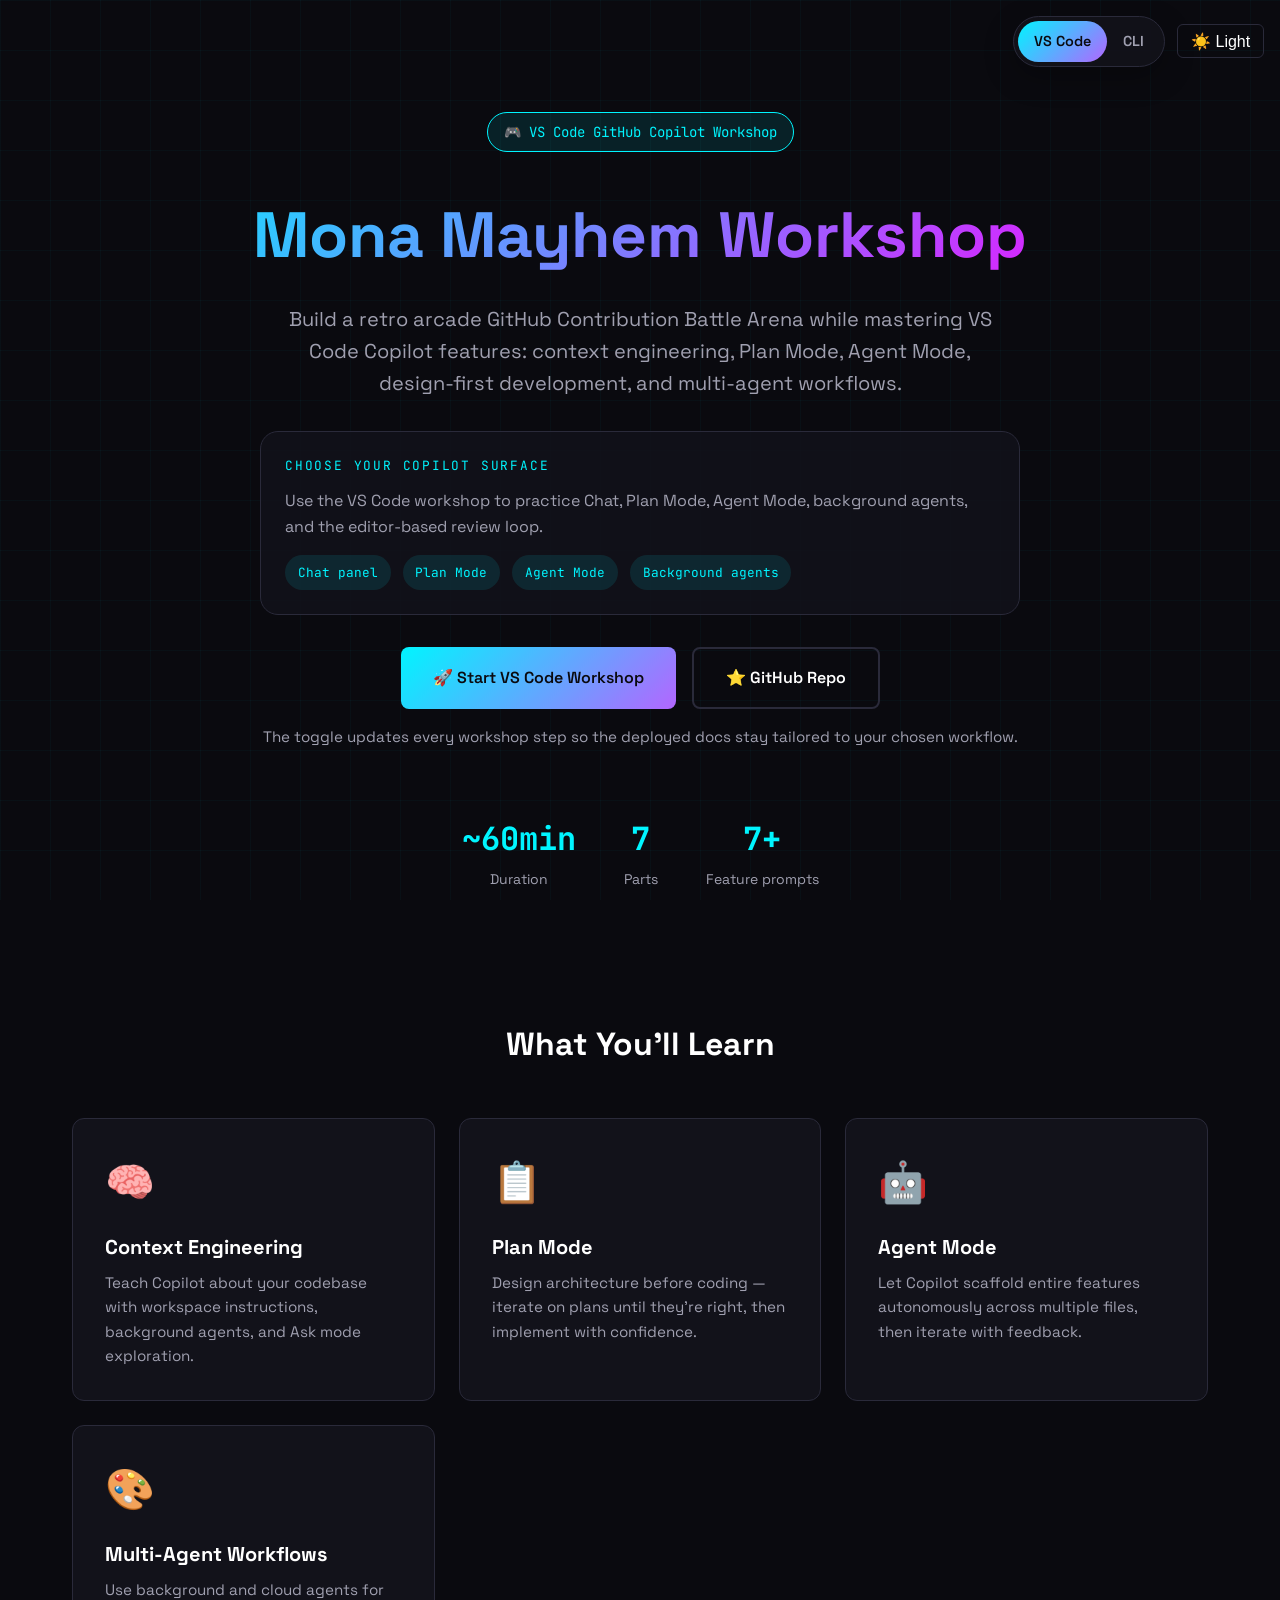
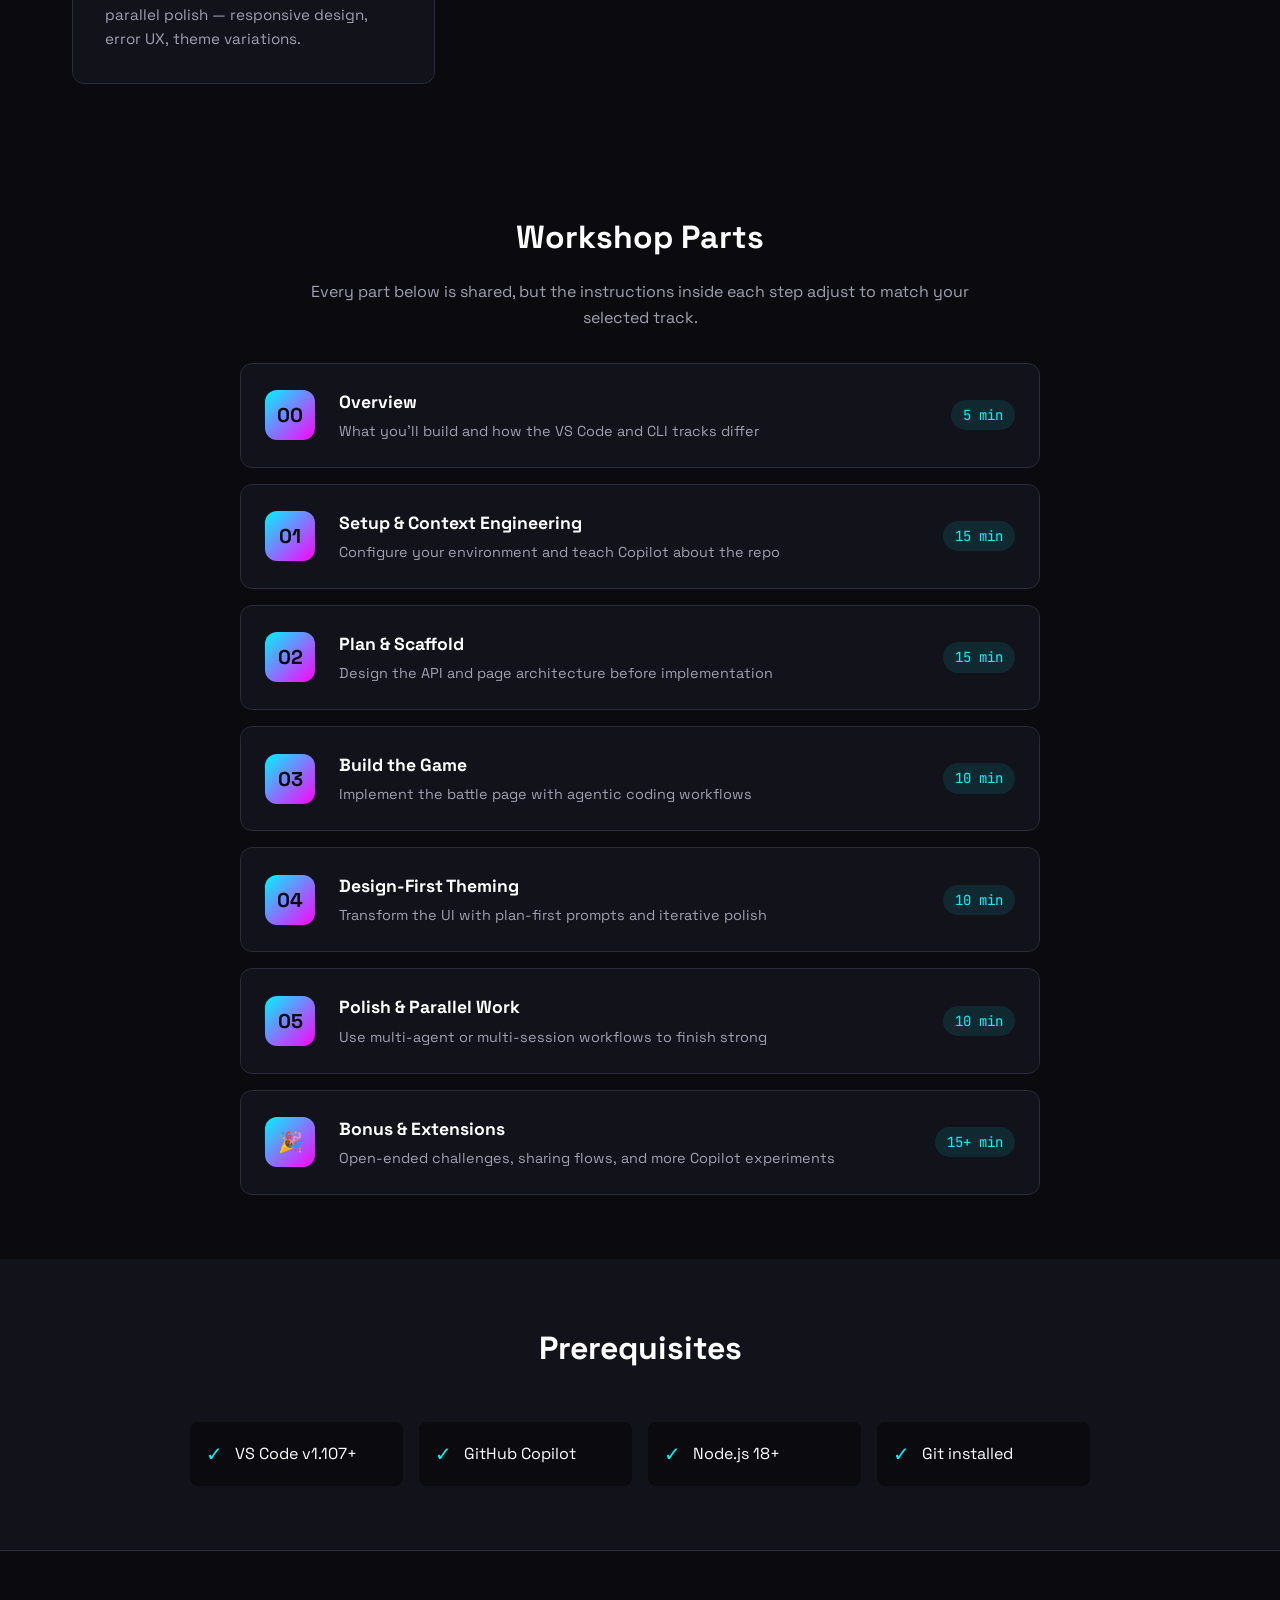
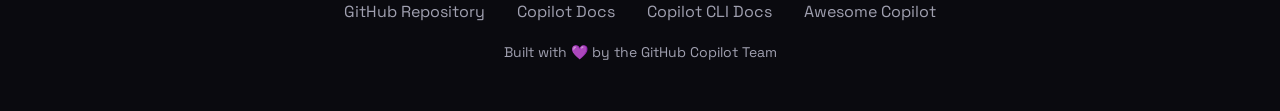
<file: docs/index.html>
<!DOCTYPE html>
<html lang="en">
<head>
    <!-- Google tag (gtag.js) -->
    <script async src="https://www.googletagmanager.com/gtag/js?id=G-LSC44NDPLQ"></script>
    <script>
      window.dataLayer = window.dataLayer || [];
      function gtag(){dataLayer.push(arguments);}
      gtag('js', new Date());
      gtag('config', 'G-LSC44NDPLQ');
    </script>
    <meta charset="UTF-8">
    <meta name="viewport" content="width=device-width, initial-scale=1.0">
    <title>Mona Mayhem Workshop</title>
    <link rel="preconnect" href="https://fonts.googleapis.com">
    <link href="https://fonts.googleapis.com/css2?family=Space+Grotesk:wght@400;500;600;700&family=JetBrains+Mono:wght@400;600&display=swap" rel="stylesheet">
    <link rel="stylesheet" href="styles.css">
    <link rel="stylesheet" href="light-theme.css">
    <script src="theme-toggle.js"></script>
</head>
<body>
    <div class="top-controls">
        <div class="track-toggle" role="tablist" aria-label="Workshop track toggle">
            <button class="track-btn active" data-track="vscode" type="button">VS Code</button>
            <button class="track-btn" data-track="cli" type="button">CLI</button>
        </div>
        <button class="theme-toggle" onclick="toggleTheme()">☀️ Light</button>
    </div>

    <section class="hero">
        <div class="container">
            <div class="hero-badge" id="heroBadge">🎮 VS Code GitHub Copilot Workshop</div>
            <h1>Mona Mayhem Workshop</h1>
            <p class="hero-subtitle" id="heroSubtitle">Build a retro arcade GitHub Contribution Battle Arena while mastering VS Code Copilot features: context engineering, Plan Mode, Agent Mode, design-first development, and multi-agent workflows.</p>
            <div class="track-panel">
                <p class="track-panel-title">Choose your Copilot surface</p>
                <p class="track-panel-copy" id="trackCopy">Use the VS Code workshop to practice Chat, Plan Mode, Agent Mode, background agents, and the editor-based review loop.</p>
                <div class="track-highlights" id="trackHighlights"></div>
            </div>
            <div class="hero-cta">
                <a href="step.html?step=00-overview&amp;track=vscode" class="btn btn-primary" id="startWorkshopBtn">🚀 Start VS Code Workshop</a>
                <a href="https://github.com/copilot-dev-days/mona-mayhem" class="btn btn-secondary" target="_blank">⭐ GitHub Repo</a>
            </div>
            <p class="hero-note">The toggle updates every workshop step so the deployed docs stay tailored to your chosen workflow.</p>
            <div class="stats">
                <div class="stat">
                    <div class="stat-value">~60min</div>
                    <div class="stat-label">Duration</div>
                </div>
                <div class="stat">
                    <div class="stat-value">7</div>
                    <div class="stat-label">Parts</div>
                </div>
                <div class="stat">
                    <div class="stat-value">7+</div>
                    <div class="stat-label">Feature prompts</div>
                </div>
            </div>
        </div>
    </section>

    <section class="features">
        <div class="container">
            <h2 class="section-title">What You'll Learn</h2>
            <div class="features-grid">
                <div class="feature-card">
                    <div class="feature-icon" id="feature1Icon">🧠</div>
                    <h3 id="feature1Title">Context Engineering</h3>
                    <p id="feature1Copy">Teach Copilot about your codebase with workspace instructions, background agents, and Ask mode exploration.</p>
                </div>
                <div class="feature-card">
                    <div class="feature-icon" id="feature2Icon">📋</div>
                    <h3 id="feature2Title">Plan Mode</h3>
                    <p id="feature2Copy">Design architecture before coding — iterate on plans until they're right, then implement with confidence.</p>
                </div>
                <div class="feature-card">
                    <div class="feature-icon" id="feature3Icon">🤖</div>
                    <h3 id="feature3Title">Agent Mode</h3>
                    <p id="feature3Copy">Let Copilot scaffold entire features autonomously across multiple files, then iterate with feedback.</p>
                </div>
                <div class="feature-card">
                    <div class="feature-icon" id="feature4Icon">🎨</div>
                    <h3 id="feature4Title">Multi-Agent Workflows</h3>
                    <p id="feature4Copy">Use background and cloud agents for parallel polish — responsive design, error UX, theme variations.</p>
                </div>
            </div>
        </div>
    </section>

    <section class="workshop">
        <div class="container">
            <h2 class="section-title">Workshop Parts</h2>
            <p class="section-copy">Every part below is shared, but the instructions inside each step adjust to match your selected track.</p>
            <div class="parts-list">
                <a href="step.html?step=00-overview&amp;track=vscode" class="part-card" data-step="00-overview">
                    <div class="part-number">00</div>
                    <div class="part-content">
                        <h3>Overview</h3>
                        <p>What you'll build and how the VS Code and CLI tracks differ</p>
                    </div>
                    <span class="part-time">5 min</span>
                </a>
                <a href="step.html?step=01-setup&amp;track=vscode" class="part-card" data-step="01-setup">
                    <div class="part-number">01</div>
                    <div class="part-content">
                        <h3>Setup &amp; Context Engineering</h3>
                        <p>Configure your environment and teach Copilot about the repo</p>
                    </div>
                    <span class="part-time">15 min</span>
                </a>
                <a href="step.html?step=02-plan-and-scaffold&amp;track=vscode" class="part-card" data-step="02-plan-and-scaffold">
                    <div class="part-number">02</div>
                    <div class="part-content">
                        <h3>Plan &amp; Scaffold</h3>
                        <p>Design the API and page architecture before implementation</p>
                    </div>
                    <span class="part-time">15 min</span>
                </a>
                <a href="step.html?step=03-agent-mode&amp;track=vscode" class="part-card" data-step="03-agent-mode">
                    <div class="part-number">03</div>
                    <div class="part-content">
                        <h3>Build the Game</h3>
                        <p>Implement the battle page with agentic coding workflows</p>
                    </div>
                    <span class="part-time">10 min</span>
                </a>
                <a href="step.html?step=04-design-vibes&amp;track=vscode" class="part-card" data-step="04-design-vibes">
                    <div class="part-number">04</div>
                    <div class="part-content">
                        <h3>Design-First Theming</h3>
                        <p>Transform the UI with plan-first prompts and iterative polish</p>
                    </div>
                    <span class="part-time">10 min</span>
                </a>
                <a href="step.html?step=05-polish&amp;track=vscode" class="part-card" data-step="05-polish">
                    <div class="part-number">05</div>
                    <div class="part-content">
                        <h3>Polish &amp; Parallel Work</h3>
                        <p>Use multi-agent or multi-session workflows to finish strong</p>
                    </div>
                    <span class="part-time">10 min</span>
                </a>
                <a href="step.html?step=06-bonus&amp;track=vscode" class="part-card" data-step="06-bonus">
                    <div class="part-number">🎉</div>
                    <div class="part-content">
                        <h3>Bonus &amp; Extensions</h3>
                        <p>Open-ended challenges, sharing flows, and more Copilot experiments</p>
                    </div>
                    <span class="part-time">15+ min</span>
                </a>
            </div>
        </div>
    </section>

    <section class="prereqs">
        <div class="container">
            <h2 class="section-title">Prerequisites</h2>
            <div class="prereqs-grid" id="prereqsGrid"></div>
        </div>
    </section>

    <footer>
        <div class="container">
            <div class="footer-links">
                <a href="https://github.com/copilot-dev-days/mona-mayhem" target="_blank">GitHub Repository</a>
                <a href="https://docs.github.com/en/copilot" target="_blank">Copilot Docs</a>
                <a href="https://docs.github.com/en/copilot/how-tos/copilot-cli" target="_blank">Copilot CLI Docs</a>
                <a href="https://github.com/github/awesome-copilot" target="_blank">Awesome Copilot</a>
            </div>
            <p class="footer-credit">Built with 💜 by the GitHub Copilot Team</p>
        </div>
    </footer>

    <script>
        const TRACK_STORAGE_KEY = 'monaMayhemWorkshopTrack';
        const tracks = {
            vscode: {
                label: 'VS Code',
                badge: '🎮 VS Code GitHub Copilot Workshop',
                subtitle: 'Build a retro arcade GitHub Contribution Battle Arena while mastering VS Code Copilot features: context engineering, Plan Mode, Agent Mode, design-first development, and multi-agent workflows.',
                copy: 'Use the VS Code workshop to practice Chat, Plan Mode, Agent Mode, background agents, and the editor-based review loop.',
                highlights: ['Chat panel', 'Plan Mode', 'Agent Mode', 'Background agents'],
                prerequisites: ['VS Code v1.107+', 'GitHub Copilot', 'Node.js 18+', 'Git installed'],
                features: [
                    { icon: '🧠', title: 'Context Engineering', copy: 'Teach Copilot about your codebase with workspace instructions, background agents, and Ask mode exploration.' },
                    { icon: '📋', title: 'Plan Mode', copy: 'Design architecture before coding — iterate on plans until they\'re right, then implement with confidence.' },
                    { icon: '🤖', title: 'Agent Mode', copy: 'Let Copilot scaffold entire features autonomously across multiple files, then iterate with feedback.' },
                    { icon: '🎨', title: 'Multi-Agent Workflows', copy: 'Use background and cloud agents for parallel polish — responsive design, error UX, theme variations.' }
                ]
            },
            cli: {
                label: 'CLI',
                badge: '💻 GitHub Copilot CLI Workshop',
                subtitle: 'Build the same retro arcade app while learning terminal-native Copilot workflows: custom instructions, /plan, autonomous edits, /fleet parallelism, /delegate, and /review.',
                copy: 'Use the CLI workshop to stay in the terminal while you plan, code, review, and parallelize work with agentic commands.',
                highlights: ['copilot', '/plan', '/fleet', '/delegate', '/review'],
                prerequisites: ['GitHub Copilot plan with CLI access', 'Copilot CLI installed via npm (requires Node.js 22+), Homebrew, or WinGet', 'Git installed', 'Terminal or shell of your choice'],
                features: [
                    { icon: '🛠️', title: 'Custom Instructions & Permissions', copy: 'Initialize repo instructions, tune allowlists, and give Copilot exactly the context and tools it needs.' },
                    { icon: '📋', title: 'Plan & Autopilot', copy: 'Use /plan or Shift+Tab to draft a plan first, then let Copilot implement with your approval.' },
                    { icon: '⚡', title: 'Parallel CLI Workflows', copy: 'Reach for /fleet to split work across subagents and keep momentum while you review the diffs.' },
                    { icon: '🔍', title: 'Delegate & Review', copy: 'Offload optional work with /delegate and run /review before you wrap up the workshop.' }
                ]
            }
        };

        function normalizeTrack(track) {
            return track === 'cli' ? 'cli' : 'vscode';
        }

        function getInitialTrack() {
            const params = new URLSearchParams(window.location.search);
            const fromUrl = params.get('track');
            if (fromUrl === 'vscode' || fromUrl === 'cli') {
                return fromUrl;
            }

            try {
                return normalizeTrack(localStorage.getItem(TRACK_STORAGE_KEY));
            } catch (error) {
                console.warn('Unable to read saved workshop track preference.', error);
                return 'vscode';
            }
        }

        function persistTrack(track) {
            try {
                localStorage.setItem(TRACK_STORAGE_KEY, track);
            } catch (error) {
                console.warn('Unable to persist workshop track preference.', error);
            }
        }

        function buildStepUrl(stepId, track) {
            return `step.html?step=${stepId}&track=${track}`;
        }

        function updateQueryString(track) {
            const url = new URL(window.location.href);
            url.searchParams.set('track', track);
            window.history.replaceState({}, '', url);
        }

        function updateTrackButtons(track) {
            document.querySelectorAll('.track-btn').forEach((button) => {
                const isActive = button.dataset.track === track;
                button.classList.toggle('active', isActive);
                button.setAttribute('aria-pressed', String(isActive));
            });
        }

        function updateHighlights(highlights) {
            const container = document.getElementById('trackHighlights');
            container.innerHTML = highlights.map((item) => `<span class="track-pill">${item}</span>`).join('');
        }

        function updatePrereqs(items) {
            const grid = document.getElementById('prereqsGrid');
            grid.innerHTML = items.map((item) => `
                <div class="prereq-item">
                    <span class="prereq-check">✓</span>
                    <span>${item}</span>
                </div>
            `).join('');
        }

        function updateFeatures(features) {
            features.forEach((feature, index) => {
                const cardIndex = index + 1;
                document.getElementById(`feature${cardIndex}Icon`).textContent = feature.icon;
                document.getElementById(`feature${cardIndex}Title`).textContent = feature.title;
                document.getElementById(`feature${cardIndex}Copy`).textContent = feature.copy;
            });
        }

        function updateLinks(track) {
            document.getElementById('startWorkshopBtn').href = buildStepUrl('00-overview', track);
            document.getElementById('startWorkshopBtn').textContent = `🚀 Start ${tracks[track].label} Workshop`;
            document.querySelectorAll('[data-step]').forEach((link) => {
                link.href = buildStepUrl(link.dataset.step, track);
            });
        }

        function renderTrack(track) {
            const content = tracks[track];
            document.getElementById('heroBadge').textContent = content.badge;
            document.getElementById('heroSubtitle').textContent = content.subtitle;
            document.getElementById('trackCopy').textContent = content.copy;
            updateHighlights(content.highlights);
            updatePrereqs(content.prerequisites);
            updateFeatures(content.features);
            updateLinks(track);
            updateTrackButtons(track);
            document.body.dataset.track = track;
        }

        function setTrack(track) {
            const normalizedTrack = normalizeTrack(track);
            persistTrack(normalizedTrack);
            updateQueryString(normalizedTrack);
            renderTrack(normalizedTrack);
        }

        document.querySelectorAll('.track-btn').forEach((button) => {
            button.addEventListener('click', () => setTrack(button.dataset.track));
        });

        renderTrack(getInitialTrack());
    </script>
</body>
</html>
</file>
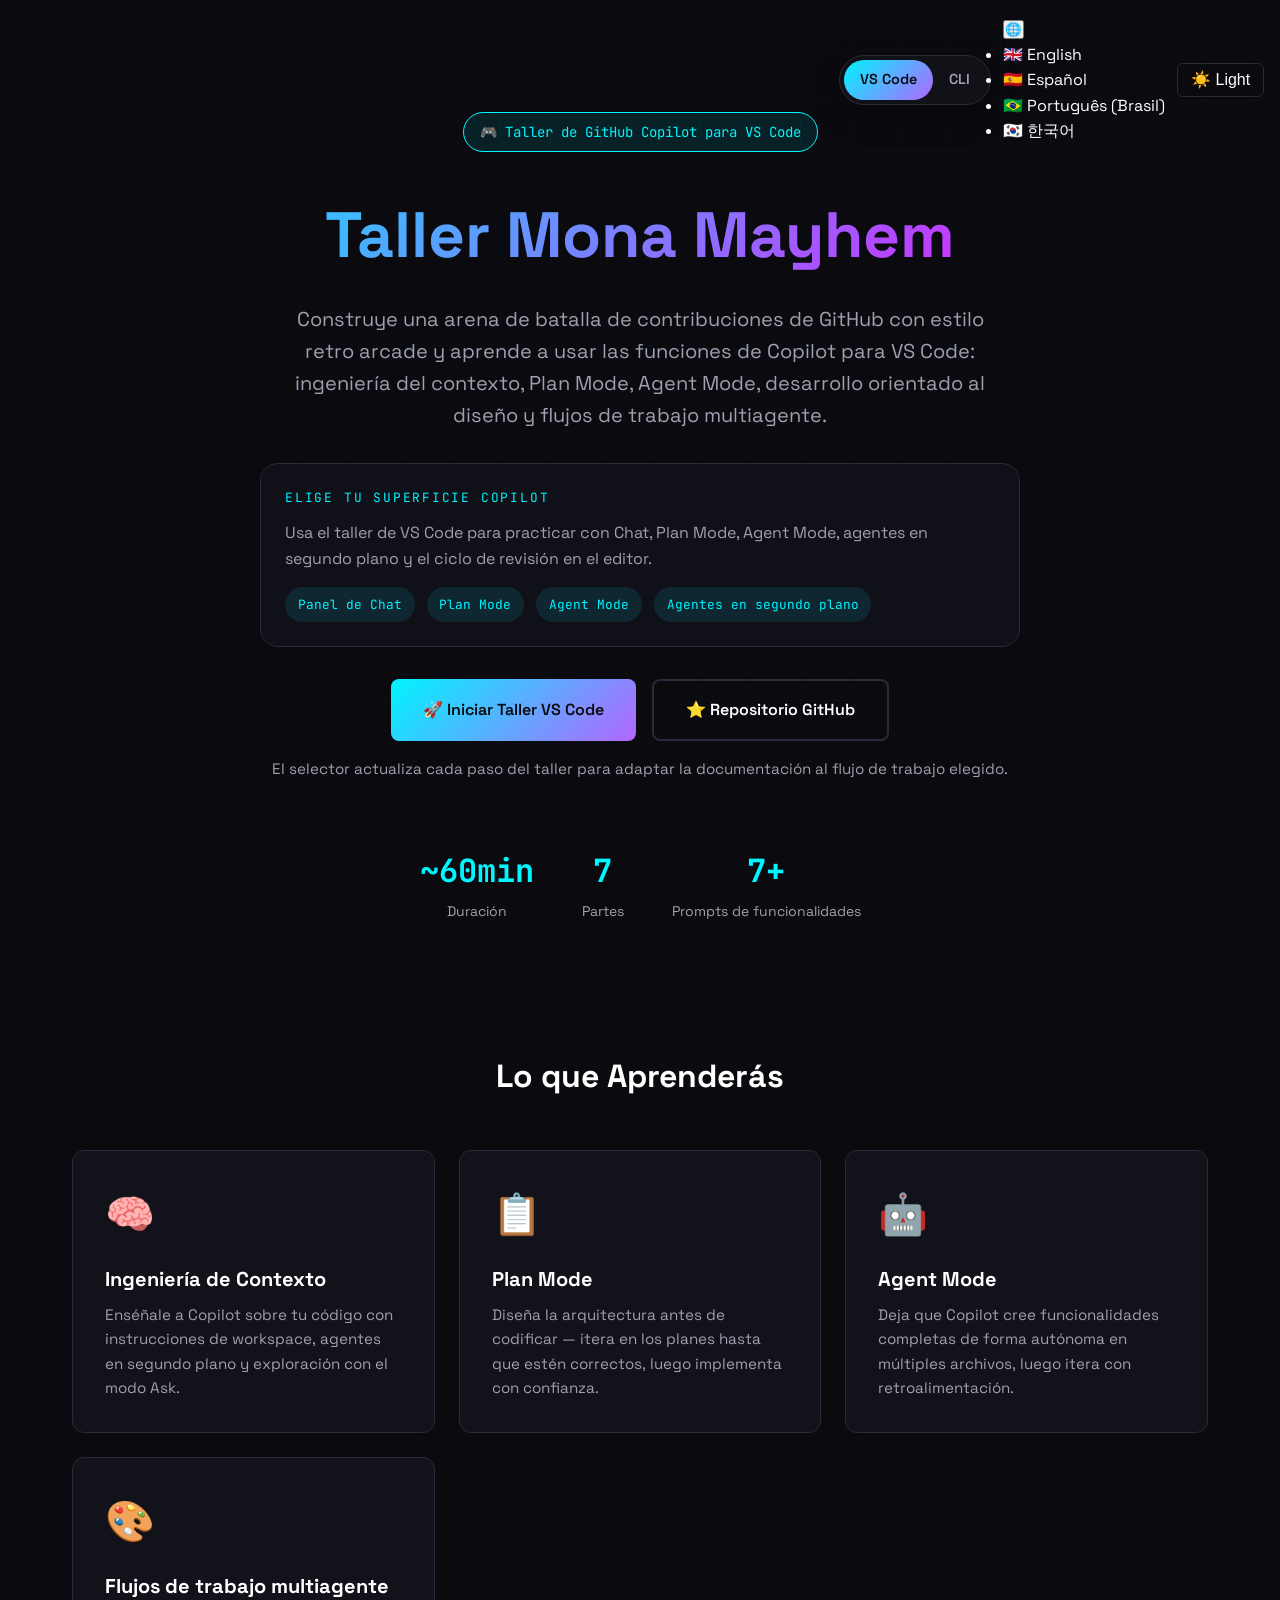
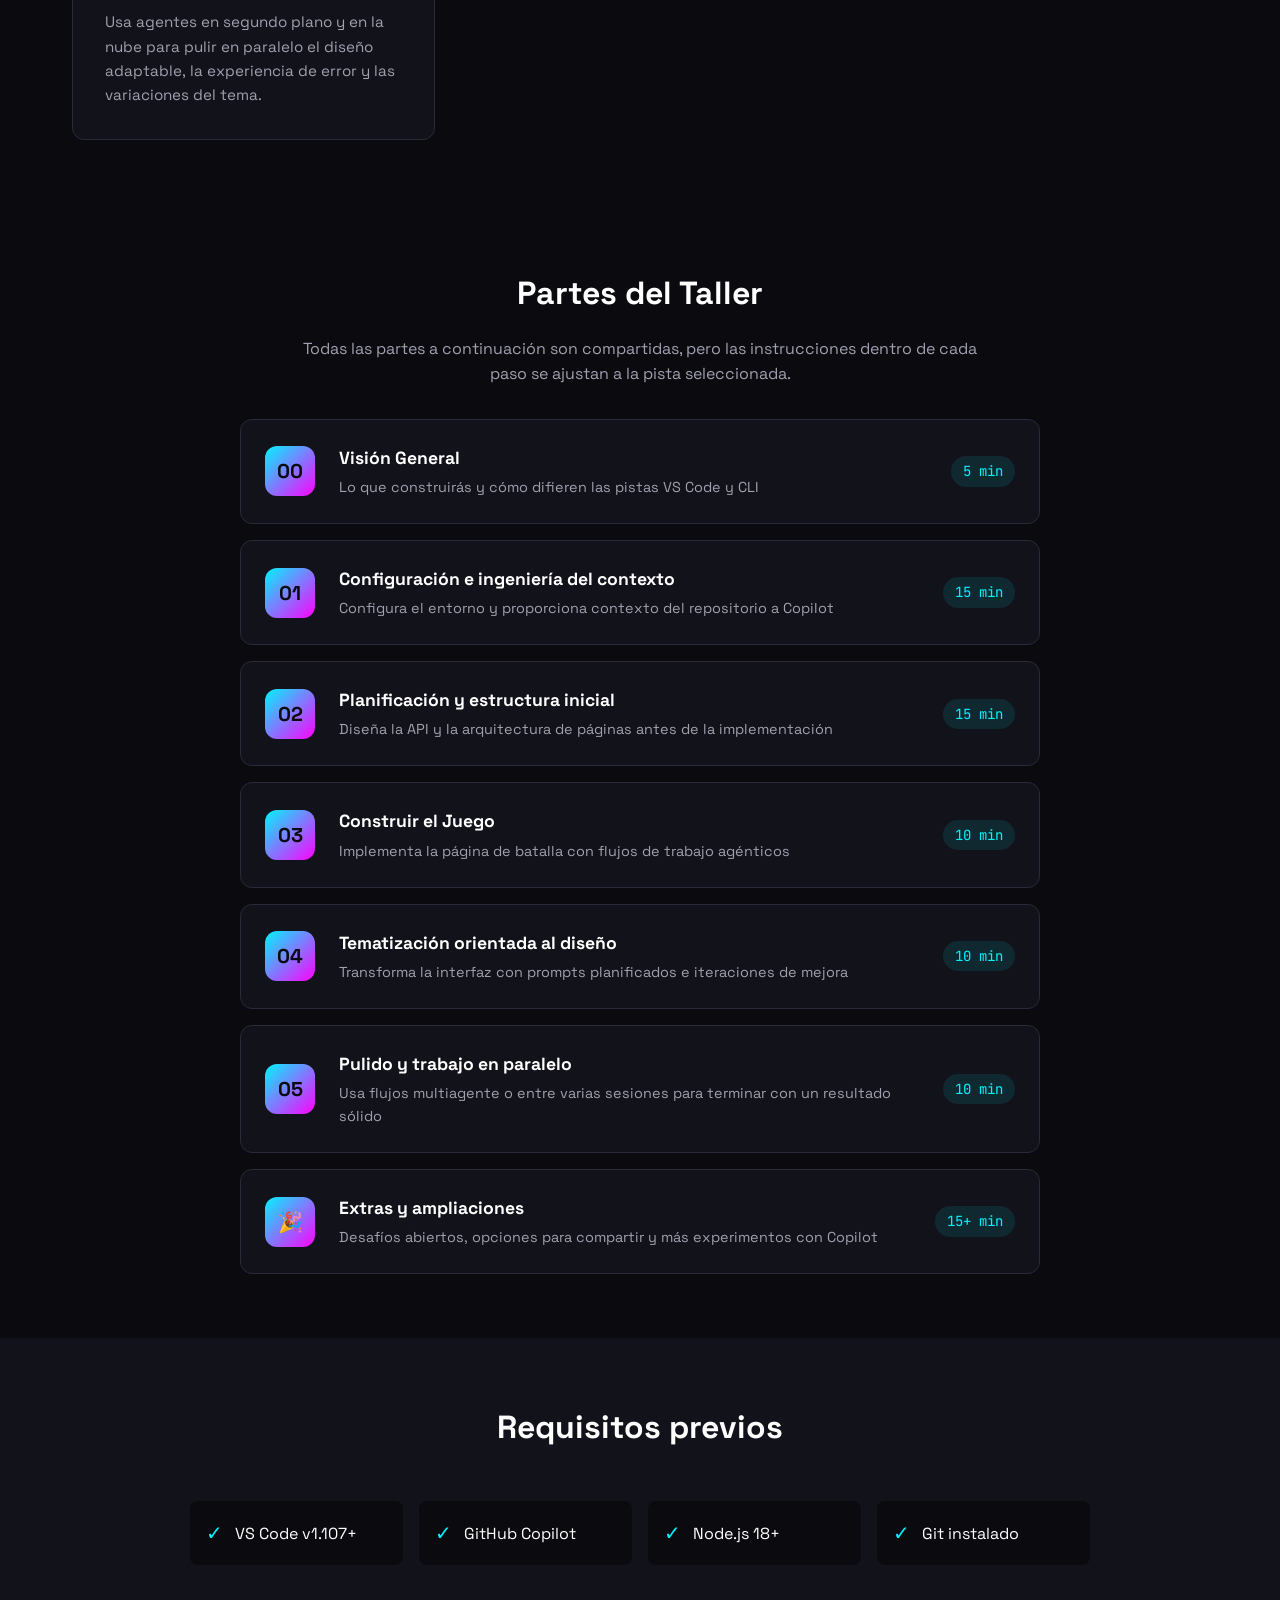
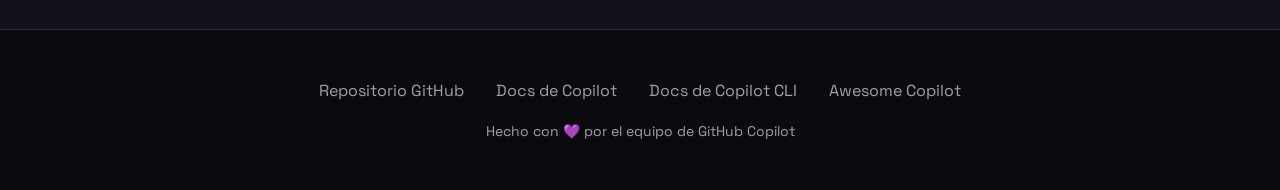
<file: docs/es/index.html>
<!DOCTYPE html>
<html lang="es">
<head>
    <script>
        if (!window.location.pathname.endsWith('/') && !window.location.pathname.endsWith('.html')) {
            window.location.replace(`${window.location.pathname}/${window.location.search}${window.location.hash}`);
        }
    </script>
    <!-- Google tag (gtag.js) -->
    <script async src="https://www.googletagmanager.com/gtag/js?id=G-LSC44NDPLQ"></script>
    <script>
      window.dataLayer = window.dataLayer || [];
      function gtag(){dataLayer.push(arguments);}
      gtag('js', new Date());
      gtag('config', 'G-LSC44NDPLQ');
    </script>
    <meta charset="UTF-8">
    <meta name="viewport" content="width=device-width, initial-scale=1.0">
    <title>Taller Mona Mayhem</title>
    <link rel="preconnect" href="https://fonts.googleapis.com">
    <link href="https://fonts.googleapis.com/css2?family=Space+Grotesk:wght@400;500;600;700&family=JetBrains+Mono:wght@400;600&display=swap" rel="stylesheet">
    <link rel="alternate" hreflang="en" href="https://copilot-dev-days.github.io/mona-mayhem/">
    <link rel="alternate" hreflang="pt-BR" href="https://copilot-dev-days.github.io/mona-mayhem/pt_BR/">
    <link rel="alternate" hreflang="es" href="https://copilot-dev-days.github.io/mona-mayhem/es/">
    <link rel="alternate" hreflang="x-default" href="https://copilot-dev-days.github.io/mona-mayhem/">
    <link rel="stylesheet" href="../styles.css">
    <link rel="stylesheet" href="../light-theme.css">
    <script src="../theme-toggle.js"></script>
</head>
<body>
    <div class="top-controls">
        <div class="track-toggle" role="tablist" aria-label="Alternar pista del taller">
            <button class="track-btn active" data-track="vscode" type="button">VS Code</button>
            <button class="track-btn" data-track="cli" type="button">CLI</button>
        </div>
        <div class="locale-picker" id="localePicker">
            <button type="button" class="locale-toggle" aria-haspopup="listbox" aria-expanded="false" aria-label="Seleccionar idioma">🌐</button>
            <ul role="listbox" aria-label="Idioma">
                <li role="option" data-locale="en" aria-selected="false">🇬🇧 English</li>
                <li role="option" data-locale="es" aria-selected="true" class="active">🇪🇸 Español</li>
                <li role="option" data-locale="pt-BR" aria-selected="false">🇧🇷 Português (Brasil)</li>
                <li role="option" data-locale="ko" aria-selected="false">🇰🇷 한국어</li>
            </ul>
        </div>
        <button class="theme-toggle" onclick="toggleTheme()">☀️ Claro</button>
    </div>

    <section class="hero">
        <div class="container">
            <div class="hero-badge" id="heroBadge">🎮 Taller de GitHub Copilot para VS Code</div>
            <h1>Taller Mona Mayhem</h1>
            <p class="hero-subtitle" id="heroSubtitle">Construye una arena de batalla de contribuciones GitHub con estilo retro arcade mientras dominas las funciones de VS Code Copilot: ingeniería de contexto, Plan Mode, Agent Mode, desarrollo design-first y flujos de trabajo multi-agent.</p>
            <div class="track-panel">
                <p class="track-panel-title">Elige tu superficie Copilot</p>
                <p class="track-panel-copy" id="trackCopy">Usa el taller VS Code para practicar Chat, Plan Mode, Agent Mode, agentes en segundo plano y el ciclo de revisión en el editor.</p>
                <div class="track-highlights" id="trackHighlights"></div>
            </div>
            <div class="hero-cta">
                <a href="step.html?step=00-overview&amp;track=vscode" class="btn btn-primary" id="startWorkshopBtn">🚀 Iniciar Taller VS Code</a>
                <a href="https://github.com/copilot-dev-days/mona-mayhem" class="btn btn-secondary" target="_blank">⭐ Repositorio GitHub</a>
            </div>
            <p class="hero-note">El selector actualiza cada paso del taller para adaptar la documentación al flujo de trabajo elegido.</p>
            <div class="stats">
                <div class="stat">
                    <div class="stat-value">~60min</div>
                    <div class="stat-label">Duración</div>
                </div>
                <div class="stat">
                    <div class="stat-value">7</div>
                    <div class="stat-label">Partes</div>
                </div>
                <div class="stat">
                    <div class="stat-value">7+</div>
                    <div class="stat-label">Prompts de funcionalidades</div>
                </div>
            </div>
        </div>
    </section>

    <section class="features">
        <div class="container">
            <h2 class="section-title">Lo que Aprenderás</h2>
            <div class="features-grid">
                <div class="feature-card">
                    <div class="feature-icon" id="feature1Icon">🧠</div>
                    <h3 id="feature1Title">Ingeniería de Contexto</h3>
                    <p id="feature1Copy">Enséñale a Copilot sobre tu código con instrucciones de workspace, agentes en segundo plano y exploración con el modo Ask.</p>
                </div>
                <div class="feature-card">
                    <div class="feature-icon" id="feature2Icon">📋</div>
                    <h3 id="feature2Title">Plan Mode</h3>
                    <p id="feature2Copy">Diseña la arquitectura antes de codificar — itera en los planes hasta que estén correctos, luego implementa con confianza.</p>
                </div>
                <div class="feature-card">
                    <div class="feature-icon" id="feature3Icon">🤖</div>
                    <h3 id="feature3Title">Agent Mode</h3>
                    <p id="feature3Copy">Deja que Copilot cree funcionalidades completas de forma autónoma en múltiples archivos, luego itera con retroalimentación.</p>
                </div>
                <div class="feature-card">
                    <div class="feature-icon" id="feature4Icon">🎨</div>
                    <h3 id="feature4Title">Flujos de trabajo multiagente</h3>
                    <p id="feature4Copy">Usa agentes en segundo plano y en la nube para pulido paralelo — diseño responsivo, UX de errores, variaciones de tema.</p>
                </div>
            </div>
        </div>
    </section>

    <section class="workshop">
        <div class="container">
            <h2 class="section-title">Partes del Taller</h2>
            <p class="section-copy">Todas las partes a continuación son compartidas, pero las instrucciones dentro de cada paso se ajustan a la pista seleccionada.</p>
            <div class="parts-list">
                <a href="step.html?step=00-overview&amp;track=vscode" class="part-card" data-step="00-overview">
                    <div class="part-number">00</div>
                    <div class="part-content">
                        <h3>Visión General</h3>
                        <p>Lo que construirás y cómo difieren las pistas VS Code y CLI</p>
                    </div>
                    <span class="part-time">5 min</span>
                </a>
                <a href="step.html?step=01-setup&amp;track=vscode" class="part-card" data-step="01-setup">
                    <div class="part-number">01</div>
                    <div class="part-content">
                        <h3>Configuración e ingeniería del contexto</h3>
                        <p>Configura el entorno y proporciona contexto del repositorio a Copilot</p>
                    </div>
                    <span class="part-time">15 min</span>
                </a>
                <a href="step.html?step=02-plan-and-scaffold&amp;track=vscode" class="part-card" data-step="02-plan-and-scaffold">
                    <div class="part-number">02</div>
                    <div class="part-content">
                        <h3>Planificación y estructura inicial</h3>
                        <p>Diseña la API y la arquitectura de páginas antes de la implementación</p>
                    </div>
                    <span class="part-time">15 min</span>
                </a>
                <a href="step.html?step=03-agent-mode&amp;track=vscode" class="part-card" data-step="03-agent-mode">
                    <div class="part-number">03</div>
                    <div class="part-content">
                        <h3>Construir el Juego</h3>
                        <p>Implementa la página de batalla con flujos de trabajo agénticos</p>
                    </div>
                    <span class="part-time">10 min</span>
                </a>
                <a href="step.html?step=04-design-vibes&amp;track=vscode" class="part-card" data-step="04-design-vibes">
                    <div class="part-number">04</div>
                    <div class="part-content">
                        <h3>Tematización orientada al diseño</h3>
                        <p>Transforma la interfaz con prompts planificados e iteraciones de mejora</p>
                    </div>
                    <span class="part-time">10 min</span>
                </a>
                <a href="step.html?step=05-polish&amp;track=vscode" class="part-card" data-step="05-polish">
                    <div class="part-number">05</div>
                    <div class="part-content">
                        <h3>Pulido y trabajo en paralelo</h3>
                        <p>Usa flujos multiagente o entre varias sesiones para terminar con un resultado sólido</p>
                    </div>
                    <span class="part-time">10 min</span>
                </a>
                <a href="step.html?step=06-bonus&amp;track=vscode" class="part-card" data-step="06-bonus">
                    <div class="part-number">🎉</div>
                    <div class="part-content">
                        <h3>Extras y ampliaciones</h3>
                        <p>Desafíos abiertos, opciones para compartir y más experimentos con Copilot</p>
                    </div>
                    <span class="part-time">15+ min</span>
                </a>
            </div>
        </div>
    </section>

    <section class="prereqs">
        <div class="container">
            <h2 class="section-title">Requisitos previos</h2>
            <div class="prereqs-grid" id="prereqsGrid"></div>
        </div>
    </section>

    <footer>
        <div class="container">
            <div class="footer-links">
                <a href="https://github.com/copilot-dev-days/mona-mayhem" target="_blank">Repositorio GitHub</a>
                <a href="https://docs.github.com/en/copilot" target="_blank">Docs de Copilot</a>
                <a href="https://docs.github.com/en/copilot/how-tos/copilot-cli" target="_blank">Docs de Copilot CLI</a>
                <a href="https://github.com/github/awesome-copilot" target="_blank">Awesome Copilot</a>
            </div>
            <p class="footer-credit">Hecho con 💜 por el equipo de GitHub Copilot</p>
        </div>
    </footer>

    <script>
        const TRACK_STORAGE_KEY = 'monaMayhemWorkshopTrack';
        const tracks = {
            vscode: {
                label: 'VS Code',
                badge: '🎮 Taller de GitHub Copilot para VS Code',
                subtitle: 'Construye una arena de batalla de contribuciones de GitHub con estilo retro arcade y aprende a usar las funciones de Copilot para VS Code: ingeniería del contexto, Plan Mode, Agent Mode, desarrollo orientado al diseño y flujos de trabajo multiagente.',
                copy: 'Usa el taller de VS Code para practicar con Chat, Plan Mode, Agent Mode, agentes en segundo plano y el ciclo de revisión en el editor.',
                highlights: ['Panel de Chat', 'Plan Mode', 'Agent Mode', 'Agentes en segundo plano'],
                prerequisites: ['VS Code v1.107+', 'GitHub Copilot', 'Node.js 18+', 'Git instalado'],
                features: [
                    { icon: '🧠', title: 'Ingeniería de Contexto', copy: 'Enséñale a Copilot sobre tu código con instrucciones de workspace, agentes en segundo plano y exploración con el modo Ask.' },
                    { icon: '📋', title: 'Plan Mode', copy: 'Diseña la arquitectura antes de codificar — itera en los planes hasta que estén correctos, luego implementa con confianza.' },
                    { icon: '🤖', title: 'Agent Mode', copy: 'Deja que Copilot cree funcionalidades completas de forma autónoma en múltiples archivos, luego itera con retroalimentación.' },
                    { icon: '🎨', title: 'Flujos de trabajo multiagente', copy: 'Usa agentes en segundo plano y en la nube para pulir en paralelo el diseño adaptable, la experiencia de error y las variaciones del tema.' }
                ]
            },
            cli: {
                label: 'CLI',
                badge: '💻 Taller de GitHub Copilot CLI',
                subtitle: 'Construye la misma aplicación retro arcade mientras aprendes flujos de trabajo de Copilot propios del terminal: instrucciones personalizadas, /plan, ediciones autónomas, paralelismo con /fleet, /delegate y /review.',
                copy: 'Usa el taller de CLI para planificar, programar, revisar y paralelizar el trabajo desde el terminal con comandos agénticos.',
                highlights: ['copilot', '/plan', '/fleet', '/delegate', '/review'],
                prerequisites: ['Plan de GitHub Copilot con acceso al CLI', 'Copilot CLI instalado con npm (requiere Node.js 22+), Homebrew o WinGet', 'Git instalado', 'Terminal o shell de tu elección'],
                features: [
                    { icon: '🛠️', title: 'Instrucciones y permisos personalizados', copy: 'Inicializa las instrucciones del repositorio, ajusta las listas de permisos y proporciona a Copilot el contexto y las herramientas que necesita.' },
                    { icon: '📋', title: 'Planificación y piloto automático', copy: 'Usa /plan o Shift+Tab para preparar un plan y deja que Copilot lo implemente con tu aprobación.' },
                    { icon: '⚡', title: 'Flujos paralelos en CLI', copy: 'Usa /fleet para dividir el trabajo entre subagentes y avanzar mientras revisas los cambios.' },
                    { icon: '🔍', title: 'Delegación y revisión', copy: 'Delega tareas opcionales con /delegate y ejecuta /review antes de terminar el taller.' }
                ]
            }
        };

        function normalizeTrack(track) {
            return track === 'cli' ? 'cli' : 'vscode';
        }

        function getInitialTrack() {
            const params = new URLSearchParams(window.location.search);
            const fromUrl = params.get('track');
            if (fromUrl === 'vscode' || fromUrl === 'cli') {
                return fromUrl;
            }

            try {
                return normalizeTrack(localStorage.getItem(TRACK_STORAGE_KEY));
            } catch (error) {
                console.warn('Unable to read saved workshop track preference.', error);
                return 'vscode';
            }
        }

        function persistTrack(track) {
            try {
                localStorage.setItem(TRACK_STORAGE_KEY, track);
            } catch (error) {
                console.warn('Unable to persist workshop track preference.', error);
            }
        }

        function buildStepUrl(stepId, track) {
            return `step.html?step=${stepId}&track=${track}`;
        }

        function updateQueryString(track) {
            const url = new URL(window.location.href);
            url.searchParams.set('track', track);
            window.history.replaceState({}, '', url);
        }

        function updateTrackButtons(track) {
            document.querySelectorAll('.track-btn').forEach((button) => {
                const isActive = button.dataset.track === track;
                button.classList.toggle('active', isActive);
                button.setAttribute('aria-pressed', String(isActive));
            });
        }

        function updateHighlights(highlights) {
            const container = document.getElementById('trackHighlights');
            container.innerHTML = highlights.map((item) => `<span class="track-pill">${item}</span>`).join('');
        }

        function updatePrereqs(items) {
            const grid = document.getElementById('prereqsGrid');
            grid.innerHTML = items.map((item) => `
                <div class="prereq-item">
                    <span class="prereq-check">✓</span>
                    <span>${item}</span>
                </div>
            `).join('');
        }

        function updateFeatures(features) {
            features.forEach((feature, index) => {
                const cardIndex = index + 1;
                document.getElementById(`feature${cardIndex}Icon`).textContent = feature.icon;
                document.getElementById(`feature${cardIndex}Title`).textContent = feature.title;
                document.getElementById(`feature${cardIndex}Copy`).textContent = feature.copy;
            });
        }

        function updateLinks(track) {
            document.getElementById('startWorkshopBtn').href = buildStepUrl('00-overview', track);
            document.getElementById('startWorkshopBtn').textContent = `🚀 Iniciar Taller ${tracks[track].label}`;
            document.querySelectorAll('[data-step]').forEach((link) => {
                link.href = buildStepUrl(link.dataset.step, track);
            });
        }

        function renderTrack(track) {
            const content = tracks[track];
            document.getElementById('heroBadge').textContent = content.badge;
            document.getElementById('heroSubtitle').textContent = content.subtitle;
            document.getElementById('trackCopy').textContent = content.copy;
            updateHighlights(content.highlights);
            updatePrereqs(content.prerequisites);
            updateFeatures(content.features);
            updateLinks(track);
            updateTrackButtons(track);
            document.body.dataset.track = track;
        }

        function setTrack(track) {
            const normalizedTrack = normalizeTrack(track);
            persistTrack(normalizedTrack);
            updateQueryString(normalizedTrack);
            renderTrack(normalizedTrack);
        }

        document.querySelectorAll('.track-btn').forEach((button) => {
            button.addEventListener('click', () => setTrack(button.dataset.track));
        });

        renderTrack(getInitialTrack());
    </script>

    <script>
    (function(){
      var match=location.pathname.match(/\/(pt_BR|es|ko)\//);
      var locale=match?match[1]:'en';
      var picker=document.getElementById('localePicker');
      if(!picker)return;
      var btn=picker.querySelector('.locale-toggle'),list=picker.querySelector('ul');
      list.querySelectorAll('li').forEach(function(li){
        var l=li.dataset.locale==='pt-BR'?'pt_BR':li.dataset.locale;
        if(l===locale){li.classList.add('active');li.setAttribute('aria-selected','true');}
        else{li.classList.remove('active');li.setAttribute('aria-selected','false');}
      });
      function open(){list.style.display='block';btn.setAttribute('aria-expanded','true');}
      function close(){list.style.display='none';btn.setAttribute('aria-expanded','false');}
      btn.addEventListener('click',function(e){e.stopPropagation();list.style.display==='block'?close():open();});
      document.addEventListener('click',close);
      document.addEventListener('keydown',function(e){if(e.key==='Escape')close();});
      list.querySelectorAll('li').forEach(function(li){
        li.addEventListener('click',function(e){
          e.stopPropagation();
          var t=li.dataset.locale==='pt-BR'?'pt_BR':li.dataset.locale;
          if(t===locale){close();return;}
          var p=location.pathname;
          if(locale!=='en')p=p.replace(new RegExp('/'+locale+'/'),'/');
          if(t!=='en'){var base=p.replace(/\/index\.html$/,'/');if(!base.endsWith('/'))base+='/';p=base+t+'/';}
          localStorage.setItem('preferred-locale',t);
          window.location.href=p+location.search+location.hash;
        });
      });
    })();
    </script>
</body>
</html>
</file>
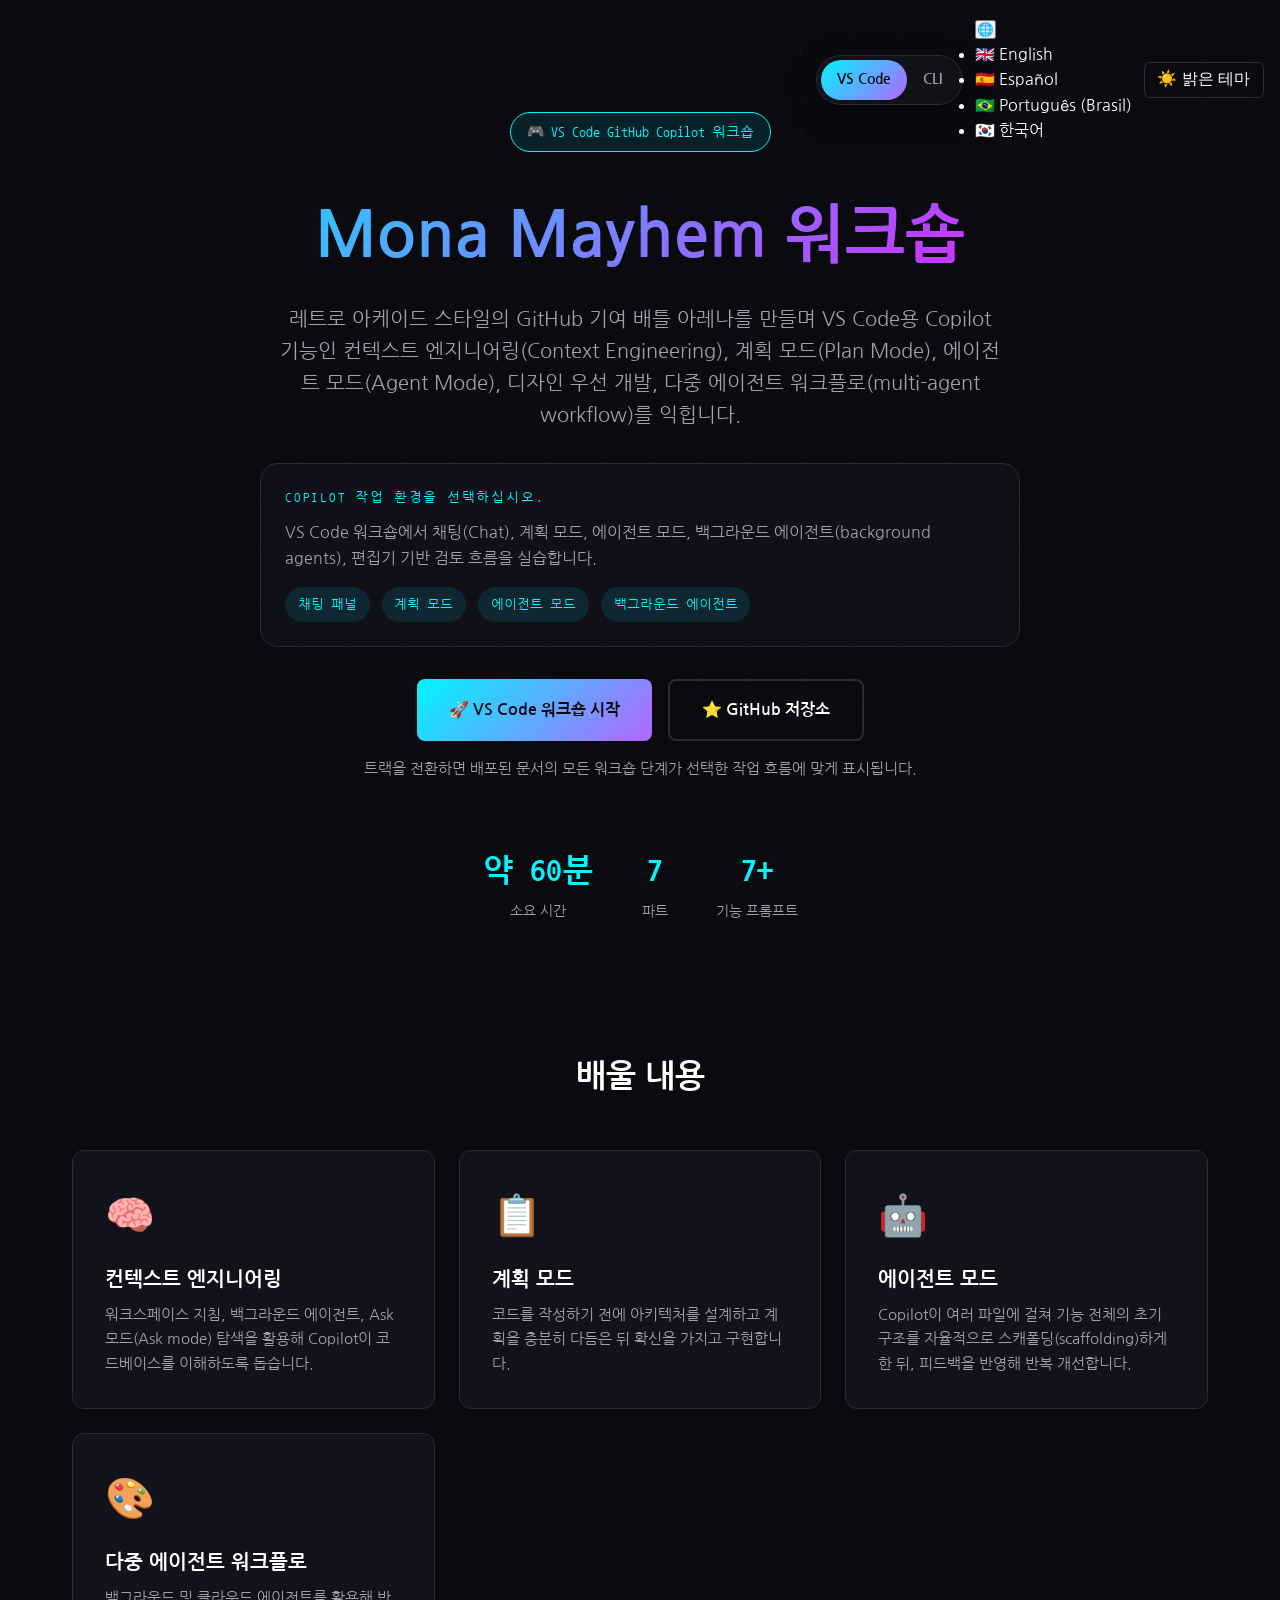
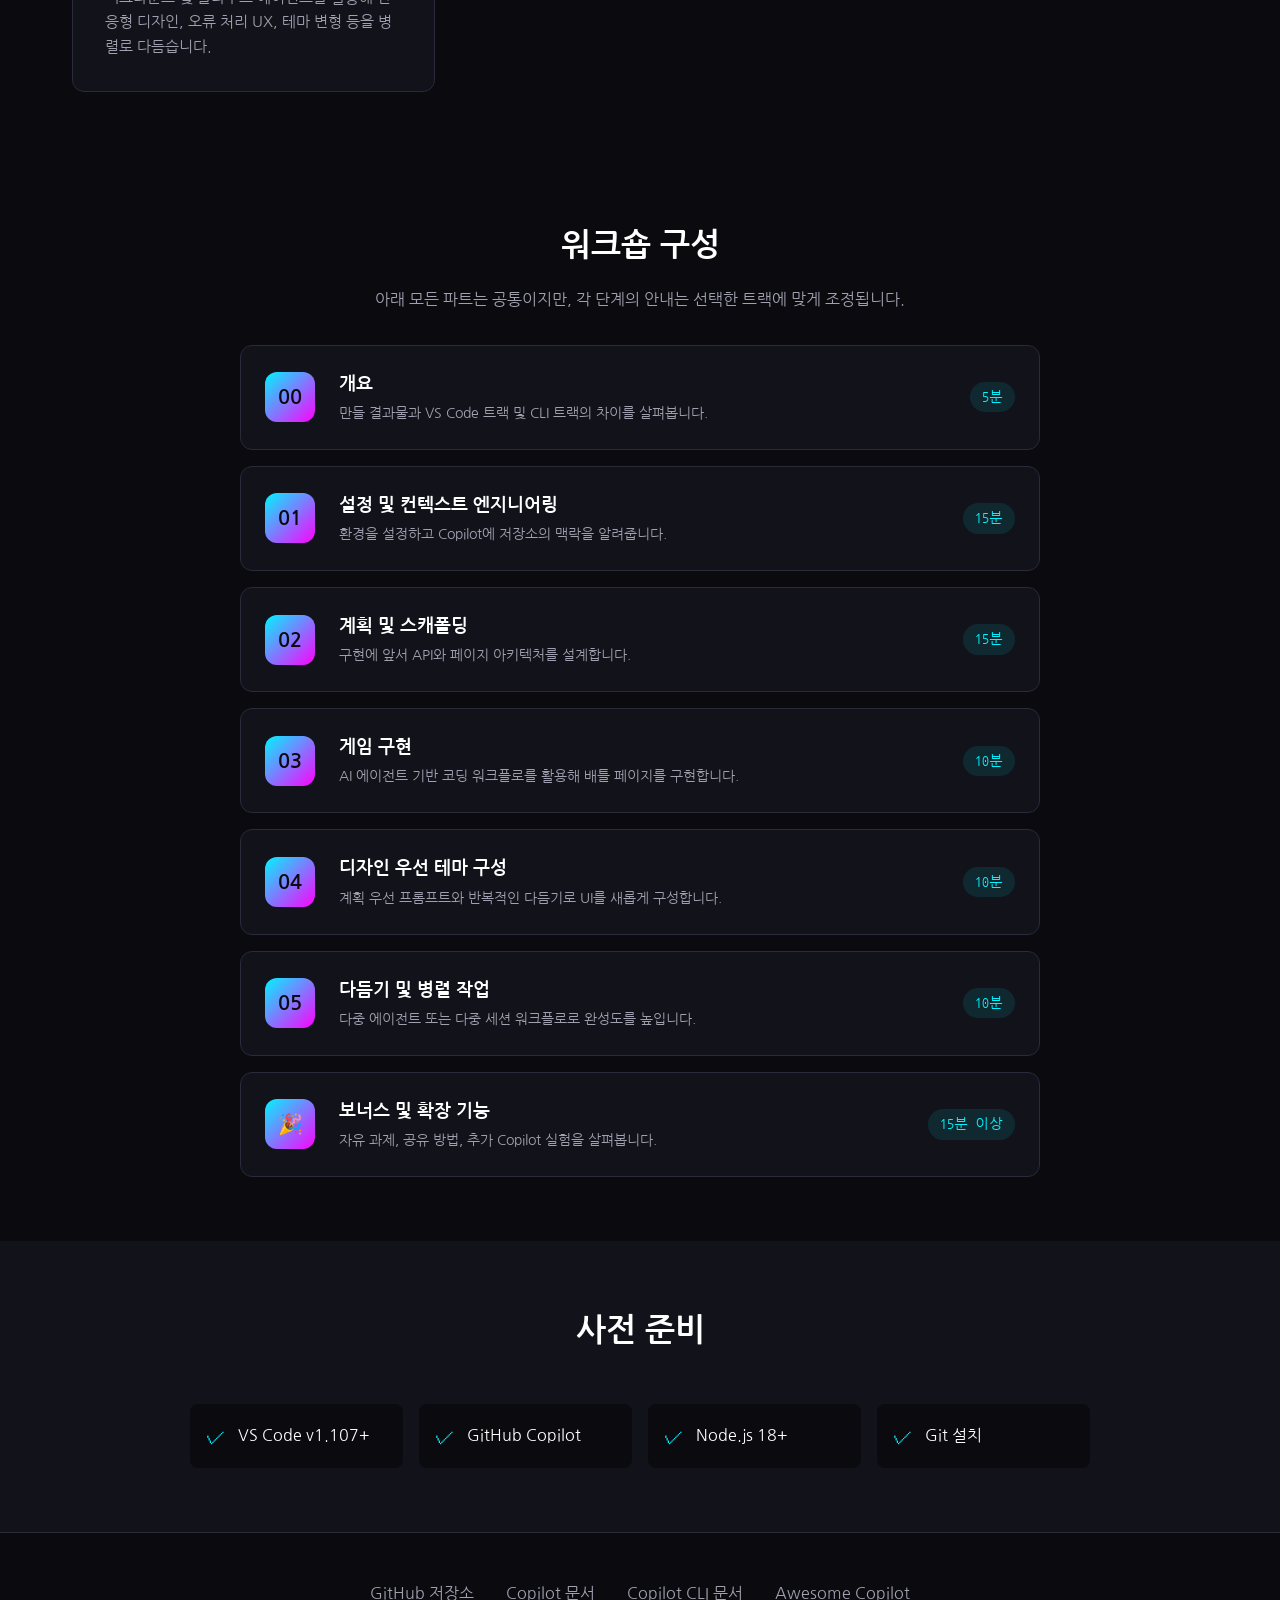
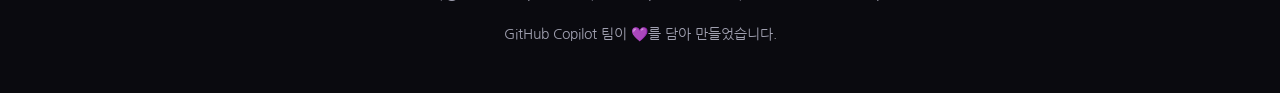
<file: docs/ko/index.html>
<!DOCTYPE html>
<html lang="ko">
<head>
    <script>
        if (!window.location.pathname.endsWith('/') && !window.location.pathname.endsWith('.html')) {
            window.location.replace(`${window.location.pathname}/${window.location.search}${window.location.hash}`);
        }
    </script>
    <!-- Google tag (gtag.js) -->
    <script async src="https://www.googletagmanager.com/gtag/js?id=G-LSC44NDPLQ"></script>
    <script>
      window.dataLayer = window.dataLayer || [];
      function gtag(){dataLayer.push(arguments);}
      gtag('js', new Date());
      gtag('config', 'G-LSC44NDPLQ');
    </script>
    <meta charset="UTF-8">
    <meta name="viewport" content="width=device-width, initial-scale=1.0">
    <title>Mona Mayhem 워크숍</title>
    <link rel="preconnect" href="https://fonts.googleapis.com">
    <link href="https://fonts.googleapis.com/css2?family=Space+Grotesk:wght@400;500;600;700&family=JetBrains+Mono:wght@400;600&family=Nanum+Gothic:wght@400;700&family=Nanum+Gothic+Coding:wght@400;700&display=swap" rel="stylesheet">
    <link rel="alternate" hreflang="en" href="https://copilot-dev-days.github.io/mona-mayhem/">
    <link rel="alternate" hreflang="pt-BR" href="https://copilot-dev-days.github.io/mona-mayhem/pt_BR/">
    <link rel="alternate" hreflang="es" href="https://copilot-dev-days.github.io/mona-mayhem/es/">
    <link rel="alternate" hreflang="x-default" href="https://copilot-dev-days.github.io/mona-mayhem/">
    <link rel="stylesheet" href="../styles.css">
    <link rel="stylesheet" href="../light-theme.css">
    <script src="../theme-toggle.js"></script>
    <style>
        body {
            font-family: "Nanum Gothic", "나눔 고딕", "나눔고딕", "Space Grotesk", sans-serif;
        }

        .hero-badge,
        .track-panel-title,
        .track-pill,
        .stat-value,
        .part-time {
            font-family: "Nanum Gothic Coding", "나눔고딕코딩", "JetBrains Mono", monospace;
        }
    </style>
    <script>
        function updateToggleIcon() {
            const btn = document.querySelector('.theme-toggle');
            if (!btn) return;
            const isLight = document.documentElement.getAttribute('data-theme') === 'light';
            btn.innerHTML = isLight ? '🌙 어두운 테마' : '☀️ 밝은 테마';
        }

        document.addEventListener('DOMContentLoaded', updateToggleIcon);
    </script>
</head>
<body>
    <div class="top-controls">
        <div class="track-toggle" role="tablist" aria-label="워크숍 트랙 전환">
            <button class="track-btn active" data-track="vscode" type="button">VS Code</button>
            <button class="track-btn" data-track="cli" type="button">CLI</button>
        </div>
        <div class="locale-picker" id="localePicker">
            <button type="button" class="locale-toggle" aria-haspopup="listbox" aria-expanded="false" aria-label="언어 선택">🌐</button>
            <ul role="listbox" aria-label="언어">
                <li role="option" data-locale="en" aria-selected="false">🇬🇧 English</li>
                <li role="option" data-locale="es" aria-selected="false">🇪🇸 Español</li>
                <li role="option" data-locale="pt-BR" aria-selected="false">🇧🇷 Português (Brasil)</li>
                <li role="option" data-locale="ko" aria-selected="true" class="active">🇰🇷 한국어</li>
            </ul>
        </div>
        <button class="theme-toggle" onclick="toggleTheme()">☀️ 밝은 테마</button>
    </div>

    <section class="hero">
        <div class="container">
            <div class="hero-badge" id="heroBadge">🎮 VS Code GitHub Copilot 워크숍</div>
            <h1>Mona Mayhem 워크숍</h1>
            <p class="hero-subtitle" id="heroSubtitle">레트로 아케이드 스타일의 GitHub 기여 배틀 아레나를 만들며 VS Code용 Copilot 기능인 컨텍스트 엔지니어링(Context Engineering), 계획 모드(Plan Mode), 에이전트 모드(Agent Mode), 디자인 우선 개발, 다중 에이전트 워크플로(multi-agent workflow)를 익힙니다.</p>
            <div class="track-panel">
                <p class="track-panel-title">Copilot 작업 환경을 선택하십시오.</p>
                <p class="track-panel-copy" id="trackCopy">VS Code 워크숍에서 채팅(Chat), 계획 모드, 에이전트 모드, 백그라운드 에이전트(background agents), 편집기 기반 검토 흐름을 실습합니다.</p>
                <div class="track-highlights" id="trackHighlights"></div>
            </div>
            <div class="hero-cta">
                <a href="step.html?step=00-overview&amp;track=vscode" class="btn btn-primary" id="startWorkshopBtn">🚀 VS Code 워크숍 시작</a>
                <a href="https://github.com/copilot-dev-days/mona-mayhem" class="btn btn-secondary" target="_blank">⭐ GitHub 저장소</a>
            </div>
            <p class="hero-note">트랙을 전환하면 배포된 문서의 모든 워크숍 단계가 선택한 작업 흐름에 맞게 표시됩니다.</p>
            <div class="stats">
                <div class="stat">
                    <div class="stat-value">약 60분</div>
                    <div class="stat-label">소요 시간</div>
                </div>
                <div class="stat">
                    <div class="stat-value">7</div>
                    <div class="stat-label">파트</div>
                </div>
                <div class="stat">
                    <div class="stat-value">7+</div>
                    <div class="stat-label">기능 프롬프트</div>
                </div>
            </div>
        </div>
    </section>

    <section class="features">
        <div class="container">
            <h2 class="section-title">배울 내용</h2>
            <div class="features-grid">
                <div class="feature-card">
                    <div class="feature-icon" id="feature1Icon">🧠</div>
                    <h3 id="feature1Title">컨텍스트 엔지니어링</h3>
                    <p id="feature1Copy">워크스페이스 지침, 백그라운드 에이전트, Ask 모드(Ask mode) 탐색을 활용해 Copilot이 코드베이스를 이해하도록 돕습니다.</p>
                </div>
                <div class="feature-card">
                    <div class="feature-icon" id="feature2Icon">📋</div>
                    <h3 id="feature2Title">계획 모드</h3>
                    <p id="feature2Copy">코드를 작성하기 전에 아키텍처를 설계하고 계획을 충분히 다듬은 뒤 확신을 가지고 구현합니다.</p>
                </div>
                <div class="feature-card">
                    <div class="feature-icon" id="feature3Icon">🤖</div>
                    <h3 id="feature3Title">에이전트 모드</h3>
                    <p id="feature3Copy">Copilot이 여러 파일에 걸쳐 기능 전체의 초기 구조를 자율적으로 스캐폴딩(scaffolding)하게 한 뒤, 피드백을 반영해 반복 개선합니다.</p>
                </div>
                <div class="feature-card">
                    <div class="feature-icon" id="feature4Icon">🎨</div>
                    <h3 id="feature4Title">다중 에이전트 워크플로</h3>
                    <p id="feature4Copy">백그라운드 및 클라우드 에이전트를 활용해 반응형 디자인, 오류 처리 UX, 테마 변형 등을 병렬로 다듬습니다.</p>
                </div>
            </div>
        </div>
    </section>

    <section class="workshop">
        <div class="container">
            <h2 class="section-title">워크숍 구성</h2>
            <p class="section-copy">아래 모든 파트는 공통이지만, 각 단계의 안내는 선택한 트랙에 맞게 조정됩니다.</p>
            <div class="parts-list">
                <a href="step.html?step=00-overview&amp;track=vscode" class="part-card" data-step="00-overview">
                    <div class="part-number">00</div>
                    <div class="part-content">
                        <h3>개요</h3>
                        <p>만들 결과물과 VS Code 트랙 및 CLI 트랙의 차이를 살펴봅니다.</p>
                    </div>
                    <span class="part-time">5분</span>
                </a>
                <a href="step.html?step=01-setup&amp;track=vscode" class="part-card" data-step="01-setup">
                    <div class="part-number">01</div>
                    <div class="part-content">
                        <h3>설정 및 컨텍스트 엔지니어링</h3>
                        <p>환경을 설정하고 Copilot에 저장소의 맥락을 알려줍니다.</p>
                    </div>
                    <span class="part-time">15분</span>
                </a>
                <a href="step.html?step=02-plan-and-scaffold&amp;track=vscode" class="part-card" data-step="02-plan-and-scaffold">
                    <div class="part-number">02</div>
                    <div class="part-content">
                        <h3>계획 및 스캐폴딩</h3>
                        <p>구현에 앞서 API와 페이지 아키텍처를 설계합니다.</p>
                    </div>
                    <span class="part-time">15분</span>
                </a>
                <a href="step.html?step=03-agent-mode&amp;track=vscode" class="part-card" data-step="03-agent-mode">
                    <div class="part-number">03</div>
                    <div class="part-content">
                        <h3>게임 구현</h3>
                        <p>AI 에이전트 기반 코딩 워크플로를 활용해 배틀 페이지를 구현합니다.</p>
                    </div>
                    <span class="part-time">10분</span>
                </a>
                <a href="step.html?step=04-design-vibes&amp;track=vscode" class="part-card" data-step="04-design-vibes">
                    <div class="part-number">04</div>
                    <div class="part-content">
                        <h3>디자인 우선 테마 구성</h3>
                        <p>계획 우선 프롬프트와 반복적인 다듬기로 UI를 새롭게 구성합니다.</p>
                    </div>
                    <span class="part-time">10분</span>
                </a>
                <a href="step.html?step=05-polish&amp;track=vscode" class="part-card" data-step="05-polish">
                    <div class="part-number">05</div>
                    <div class="part-content">
                        <h3>다듬기 및 병렬 작업</h3>
                        <p>다중 에이전트 또는 다중 세션 워크플로로 완성도를 높입니다.</p>
                    </div>
                    <span class="part-time">10분</span>
                </a>
                <a href="step.html?step=06-bonus&amp;track=vscode" class="part-card" data-step="06-bonus">
                    <div class="part-number">🎉</div>
                    <div class="part-content">
                        <h3>보너스 및 확장 기능</h3>
                        <p>자유 과제, 공유 방법, 추가 Copilot 실험을 살펴봅니다.</p>
                    </div>
                    <span class="part-time">15분 이상</span>
                </a>
            </div>
        </div>
    </section>

    <section class="prereqs">
        <div class="container">
            <h2 class="section-title">사전 준비</h2>
            <div class="prereqs-grid" id="prereqsGrid"></div>
        </div>
    </section>

    <footer>
        <div class="container">
            <div class="footer-links">
                <a href="https://github.com/copilot-dev-days/mona-mayhem" target="_blank">GitHub 저장소</a>
                <a href="https://docs.github.com/en/copilot" target="_blank">Copilot 문서</a>
                <a href="https://docs.github.com/en/copilot/how-tos/copilot-cli" target="_blank">Copilot CLI 문서</a>
                <a href="https://github.com/github/awesome-copilot" target="_blank">Awesome Copilot</a>
            </div>
            <p class="footer-credit">GitHub Copilot 팀이 💜를 담아 만들었습니다.</p>
        </div>
    </footer>

    <script>
        const TRACK_STORAGE_KEY = 'monaMayhemWorkshopTrack';
        const tracks = {
            vscode: {
                label: 'VS Code',
                badge: '🎮 VS Code GitHub Copilot 워크숍',
                subtitle: '레트로 아케이드 스타일의 GitHub 기여 배틀 아레나를 만들며 VS Code용 Copilot 기능인 컨텍스트 엔지니어링(Context Engineering), 계획 모드(Plan Mode), 에이전트 모드(Agent Mode), 디자인 우선 개발, 다중 에이전트 워크플로(multi-agent workflow)를 익힙니다.',
                copy: 'VS Code 워크숍에서 채팅(Chat), 계획 모드, 에이전트 모드, 백그라운드 에이전트(background agents), 편집기 기반 검토 흐름을 실습합니다.',
                highlights: ['채팅 패널', '계획 모드', '에이전트 모드', '백그라운드 에이전트'],
                prerequisites: ['VS Code v1.107+', 'GitHub Copilot', 'Node.js 18+', 'Git 설치'],
                features: [
                    { icon: '🧠', title: '컨텍스트 엔지니어링', copy: '워크스페이스 지침, 백그라운드 에이전트, Ask 모드(Ask mode) 탐색을 활용해 Copilot이 코드베이스를 이해하도록 돕습니다.' },
                    { icon: '📋', title: '계획 모드', copy: '코드를 작성하기 전에 아키텍처를 설계하고 계획을 충분히 다듬은 뒤 확신을 가지고 구현합니다.' },
                    { icon: '🤖', title: '에이전트 모드', copy: 'Copilot이 여러 파일에 걸쳐 기능 전체의 초기 구조를 자율적으로 스캐폴딩(scaffolding)하게 한 뒤, 피드백을 반영해 반복 개선합니다.' },
                    { icon: '🎨', title: '다중 에이전트 워크플로', copy: '백그라운드 및 클라우드 에이전트를 활용해 반응형 디자인, 오류 처리 UX, 테마 변형 등을 병렬로 다듬습니다.' }
                ]
            },
            cli: {
                label: 'CLI',
                badge: '💻 GitHub Copilot CLI 워크숍',
                subtitle: '터미널에 최적화된 Copilot 워크플로를 익히며 동일한 레트로 아케이드 앱을 만듭니다. 사용자 지정 지침, /plan, 자율 편집, /fleet 병렬 작업, /delegate, /review를 다룹니다.',
                copy: 'CLI 워크숍에서는 터미널에서 계획, 코딩, 검토를 진행하고 에이전트 명령으로 작업을 병렬화합니다.',
                highlights: ['copilot', '/plan', '/fleet', '/delegate', '/review'],
                prerequisites: ['CLI를 사용할 수 있는 GitHub Copilot 플랜', 'npm(Node.js 22+ 필요), Homebrew 또는 WinGet으로 설치한 Copilot CLI', 'Git 설치', '원하는 터미널 또는 셸'],
                features: [
                    { icon: '🛠️', title: '사용자 지정 지침 및 권한', copy: '저장소 지침을 초기화하고 허용 목록을 조정한 뒤 Copilot에 필요한 맥락과 도구를 정확히 제공합니다.' },
                    { icon: '📋', title: '계획 및 오토파일럿(Autopilot)', copy: '먼저 /plan 또는 Shift+Tab으로 계획을 작성한 다음 승인을 받아 Copilot이 구현하도록 합니다.' },
                    { icon: '⚡', title: 'CLI 병렬 워크플로', copy: '/fleet으로 하위 에이전트(subagent)에 작업을 분담하고 diff를 검토하는 동안 작업 흐름을 유지합니다.' },
                    { icon: '🔍', title: '위임 및 검토', copy: '선택적 작업을 /delegate로 위임하고 워크숍을 마치기 전에 /review를 실행합니다.' }
                ]
            }
        };

        function normalizeTrack(track) {
            return track === 'cli' ? 'cli' : 'vscode';
        }

        function getInitialTrack() {
            const params = new URLSearchParams(window.location.search);
            const fromUrl = params.get('track');
            if (fromUrl === 'vscode' || fromUrl === 'cli') {
                return fromUrl;
            }

            try {
                return normalizeTrack(localStorage.getItem(TRACK_STORAGE_KEY));
            } catch (error) {
                console.warn('Unable to read saved workshop track preference.', error);
                return 'vscode';
            }
        }

        function persistTrack(track) {
            try {
                localStorage.setItem(TRACK_STORAGE_KEY, track);
            } catch (error) {
                console.warn('Unable to persist workshop track preference.', error);
            }
        }

        function buildStepUrl(stepId, track) {
            return `step.html?step=${stepId}&track=${track}`;
        }

        function updateQueryString(track) {
            const url = new URL(window.location.href);
            url.searchParams.set('track', track);
            window.history.replaceState({}, '', url);
        }

        function updateTrackButtons(track) {
            document.querySelectorAll('.track-btn').forEach((button) => {
                const isActive = button.dataset.track === track;
                button.classList.toggle('active', isActive);
                button.setAttribute('aria-pressed', String(isActive));
            });
        }

        function updateHighlights(highlights) {
            const container = document.getElementById('trackHighlights');
            container.innerHTML = highlights.map((item) => `<span class="track-pill">${item}</span>`).join('');
        }

        function updatePrereqs(items) {
            const grid = document.getElementById('prereqsGrid');
            grid.innerHTML = items.map((item) => `
                <div class="prereq-item">
                    <span class="prereq-check">✓</span>
                    <span>${item}</span>
                </div>
            `).join('');
        }

        function updateFeatures(features) {
            features.forEach((feature, index) => {
                const cardIndex = index + 1;
                document.getElementById(`feature${cardIndex}Icon`).textContent = feature.icon;
                document.getElementById(`feature${cardIndex}Title`).textContent = feature.title;
                document.getElementById(`feature${cardIndex}Copy`).textContent = feature.copy;
            });
        }

        function updateLinks(track) {
            document.getElementById('startWorkshopBtn').href = buildStepUrl('00-overview', track);
            document.getElementById('startWorkshopBtn').textContent = `🚀 ${tracks[track].label} 워크숍 시작`;
            document.querySelectorAll('[data-step]').forEach((link) => {
                link.href = buildStepUrl(link.dataset.step, track);
            });
        }

        function renderTrack(track) {
            const content = tracks[track];
            document.getElementById('heroBadge').textContent = content.badge;
            document.getElementById('heroSubtitle').textContent = content.subtitle;
            document.getElementById('trackCopy').textContent = content.copy;
            updateHighlights(content.highlights);
            updatePrereqs(content.prerequisites);
            updateFeatures(content.features);
            updateLinks(track);
            updateTrackButtons(track);
            document.body.dataset.track = track;
        }

        function setTrack(track) {
            const normalizedTrack = normalizeTrack(track);
            persistTrack(normalizedTrack);
            updateQueryString(normalizedTrack);
            renderTrack(normalizedTrack);
        }

        document.querySelectorAll('.track-btn').forEach((button) => {
            button.addEventListener('click', () => setTrack(button.dataset.track));
        });

        renderTrack(getInitialTrack());
    </script>

    <script>
    (function(){
      var match=location.pathname.match(/\/(pt_BR|es|ko)\//);
      var locale=match?match[1]:'en';
      var picker=document.getElementById('localePicker');
      if(!picker)return;
      var btn=picker.querySelector('.locale-toggle'),list=picker.querySelector('ul');
      list.querySelectorAll('li').forEach(function(li){
        var l=li.dataset.locale==='pt-BR'?'pt_BR':li.dataset.locale;
        if(l===locale){li.classList.add('active');li.setAttribute('aria-selected','true');}
        else{li.classList.remove('active');li.setAttribute('aria-selected','false');}
      });
      function open(){list.style.display='block';btn.setAttribute('aria-expanded','true');}
      function close(){list.style.display='none';btn.setAttribute('aria-expanded','false');}
      btn.addEventListener('click',function(e){e.stopPropagation();list.style.display==='block'?close():open();});
      document.addEventListener('click',close);
      document.addEventListener('keydown',function(e){if(e.key==='Escape')close();});
      list.querySelectorAll('li').forEach(function(li){
        li.addEventListener('click',function(e){
          e.stopPropagation();
          var t=li.dataset.locale==='pt-BR'?'pt_BR':li.dataset.locale;
          if(t===locale){close();return;}
          var p=location.pathname;
          if(locale!=='en')p=p.replace(new RegExp('/'+locale+'/'),'/');
          if(t!=='en'){var base=p.replace(/\/index\.html$/,'/');if(!base.endsWith('/'))base+='/';p=base+t+'/';}
          localStorage.setItem('preferred-locale',t);
          window.location.href=p+location.search+location.hash;
        });
      });
    })();
    </script>
</body>
</html>
</file>
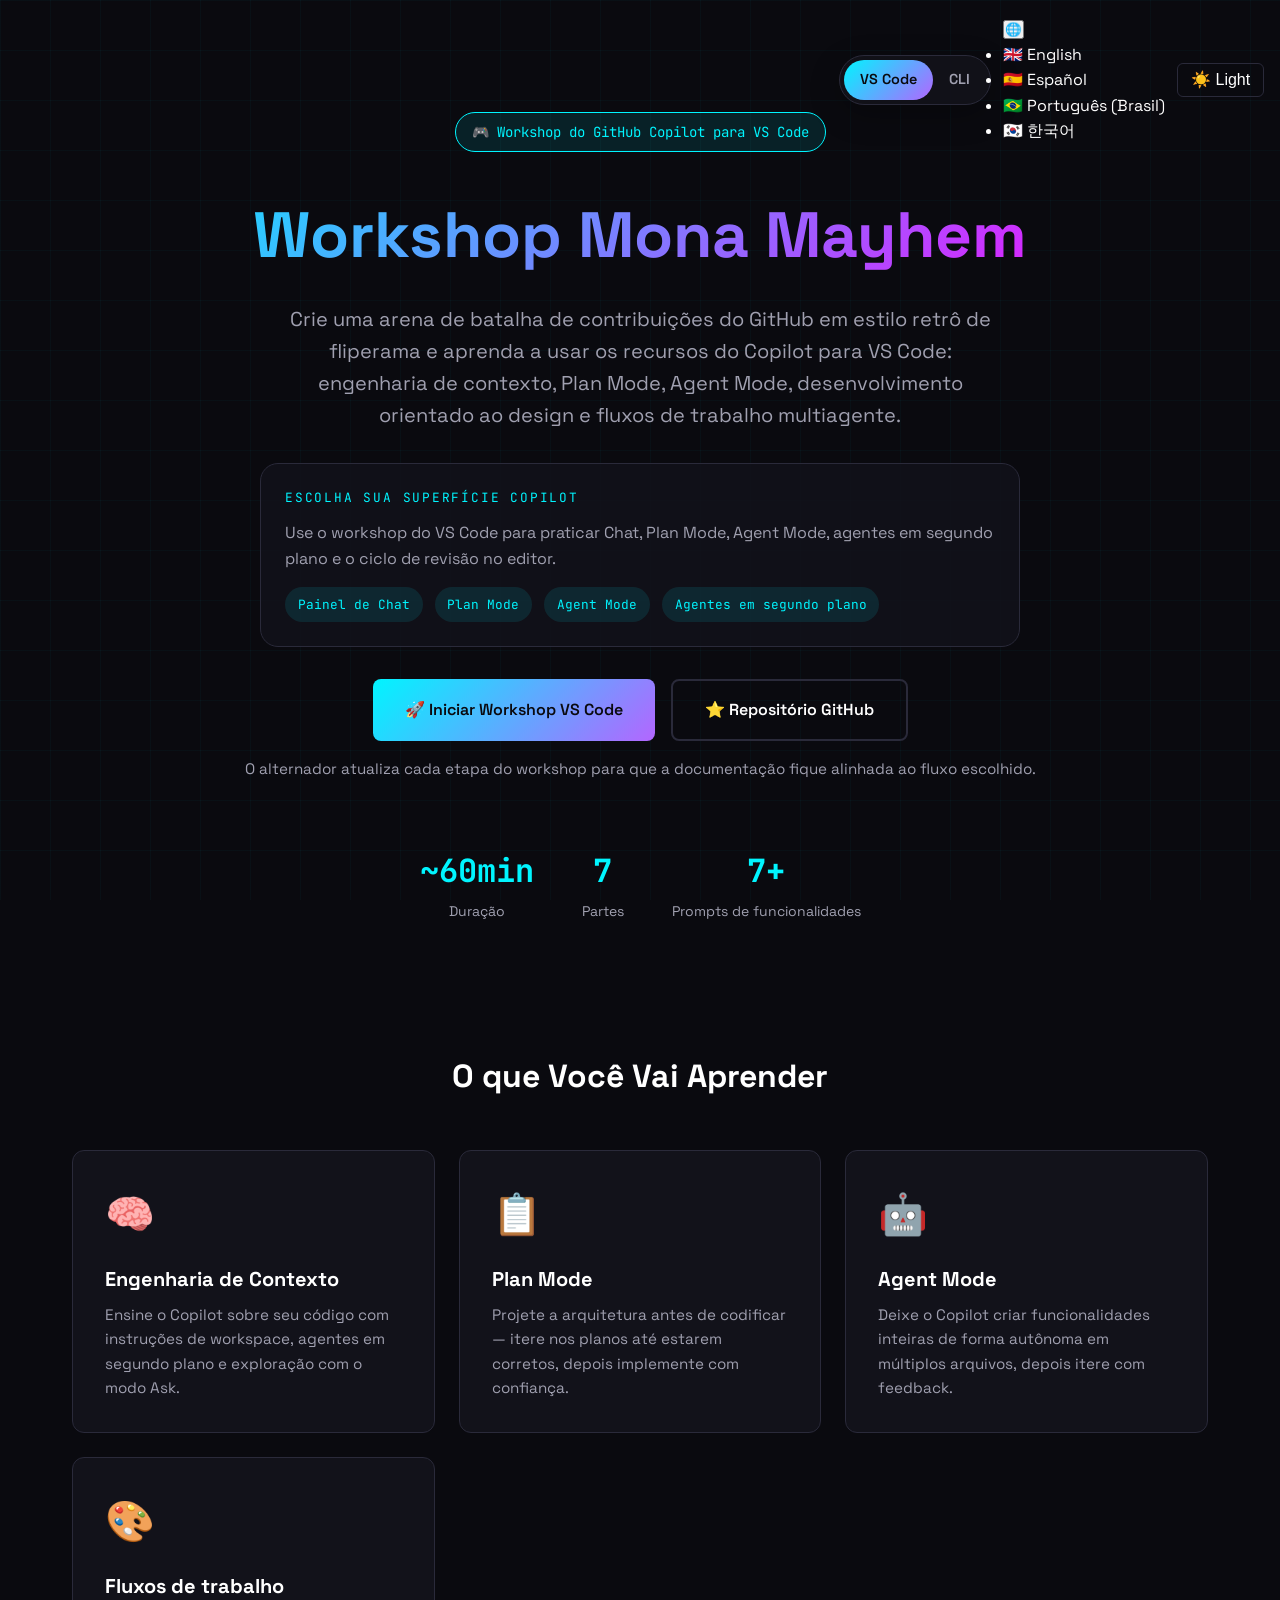
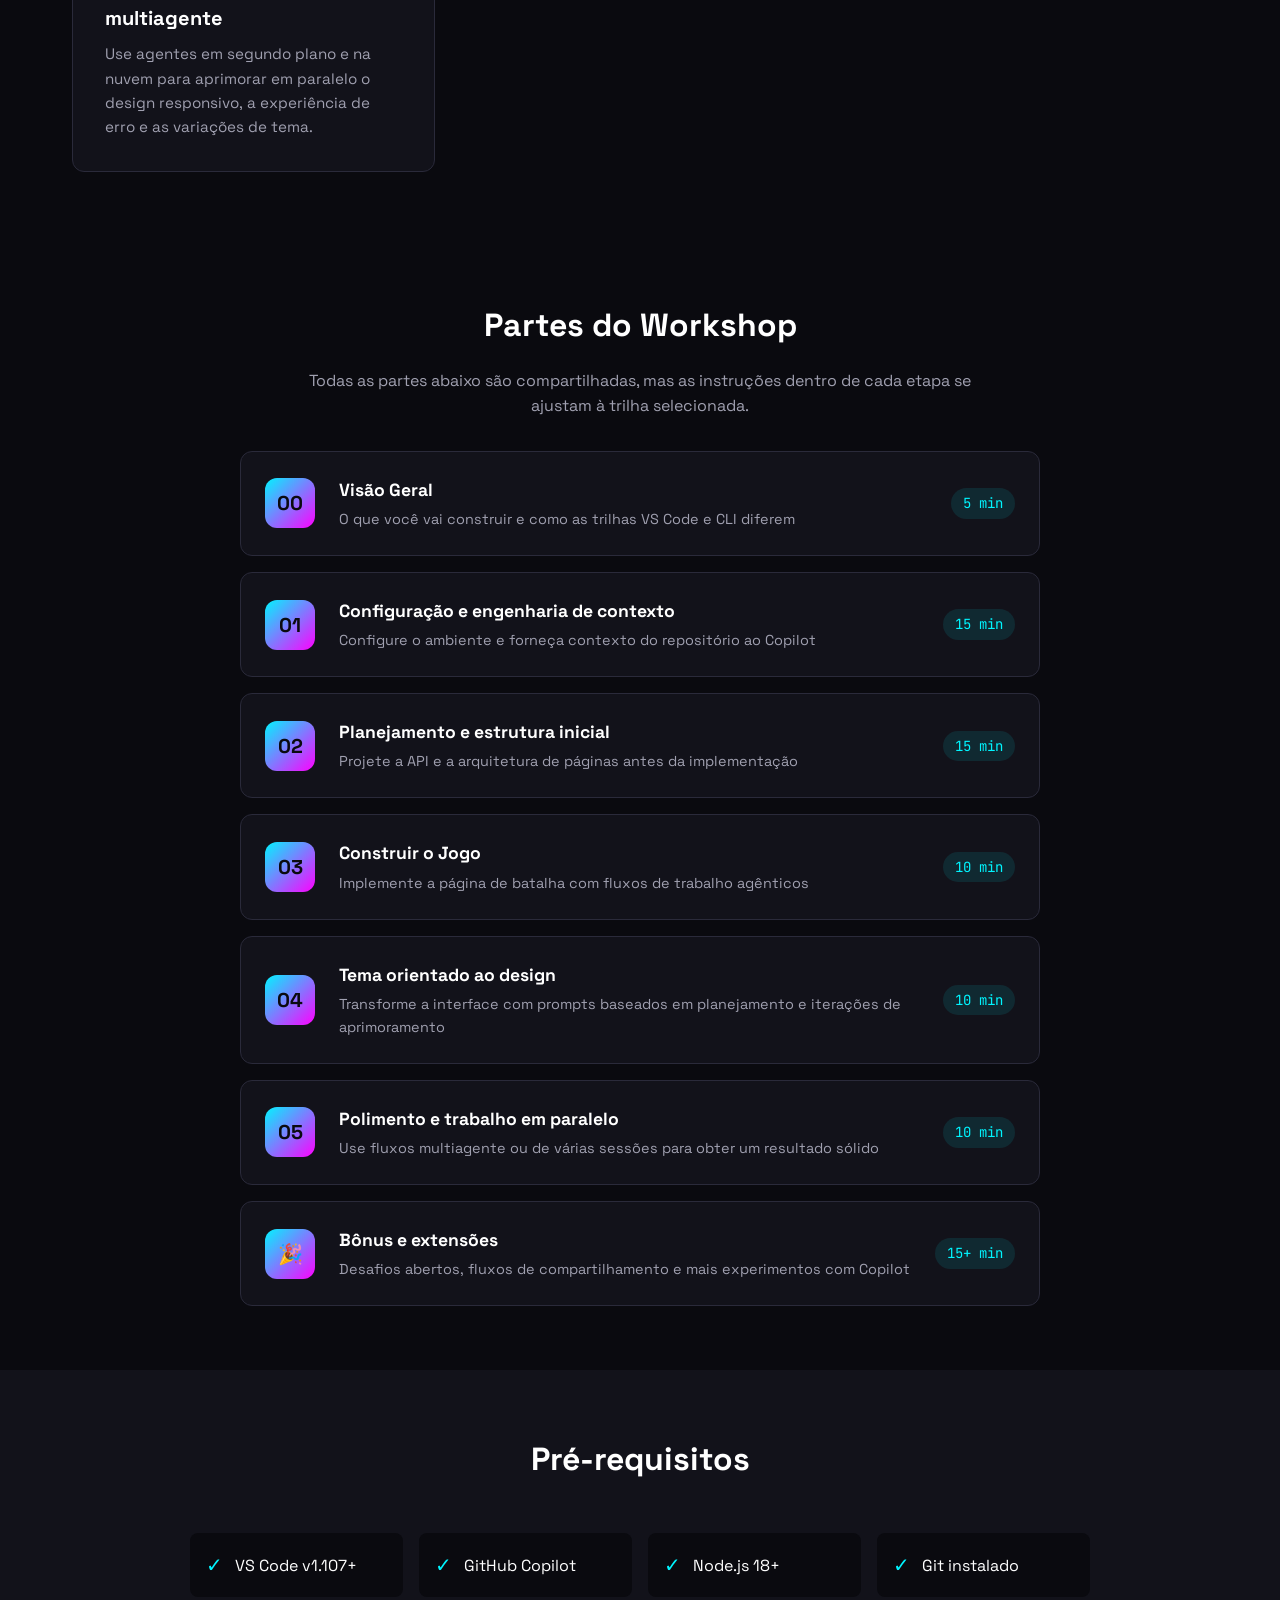
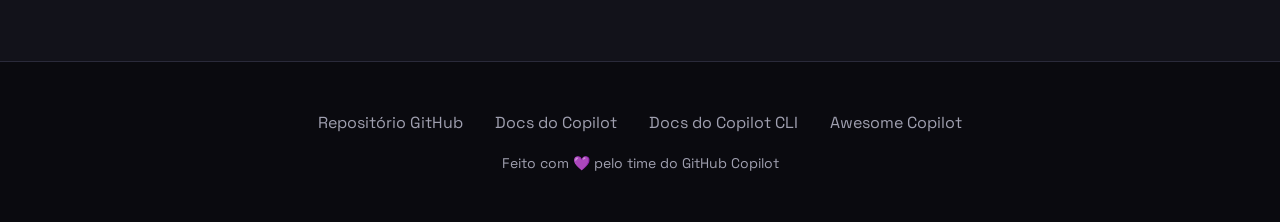
<file: docs/pt_BR/index.html>
<!DOCTYPE html>
<html lang="pt-BR">
<head>
    <script>
        if (!window.location.pathname.endsWith('/') && !window.location.pathname.endsWith('.html')) {
            window.location.replace(`${window.location.pathname}/${window.location.search}${window.location.hash}`);
        }
    </script>
    <!-- Google tag (gtag.js) -->
    <script async src="https://www.googletagmanager.com/gtag/js?id=G-LSC44NDPLQ"></script>
    <script>
      window.dataLayer = window.dataLayer || [];
      function gtag(){dataLayer.push(arguments);}
      gtag('js', new Date());
      gtag('config', 'G-LSC44NDPLQ');
    </script>
    <meta charset="UTF-8">
    <meta name="viewport" content="width=device-width, initial-scale=1.0">
    <title>Workshop Mona Mayhem</title>
    <link rel="preconnect" href="https://fonts.googleapis.com">
    <link href="https://fonts.googleapis.com/css2?family=Space+Grotesk:wght@400;500;600;700&family=JetBrains+Mono:wght@400;600&display=swap" rel="stylesheet">
    <link rel="alternate" hreflang="en" href="https://copilot-dev-days.github.io/mona-mayhem/">
    <link rel="alternate" hreflang="pt-BR" href="https://copilot-dev-days.github.io/mona-mayhem/pt_BR/">
    <link rel="alternate" hreflang="es" href="https://copilot-dev-days.github.io/mona-mayhem/es/">
    <link rel="alternate" hreflang="x-default" href="https://copilot-dev-days.github.io/mona-mayhem/">
    <link rel="stylesheet" href="../styles.css">
    <link rel="stylesheet" href="../light-theme.css">
    <script src="../theme-toggle.js"></script>
</head>
<body>
    <div class="top-controls">
        <div class="track-toggle" role="tablist" aria-label="Alternar trilha do workshop">
            <button class="track-btn active" data-track="vscode" type="button">VS Code</button>
            <button class="track-btn" data-track="cli" type="button">CLI</button>
        </div>
        <div class="locale-picker" id="localePicker">
            <button type="button" class="locale-toggle" aria-haspopup="listbox" aria-expanded="false" aria-label="Selecionar idioma">🌐</button>
            <ul role="listbox" aria-label="Idioma">
                <li role="option" data-locale="en" aria-selected="false">🇬🇧 English</li>
                <li role="option" data-locale="es" aria-selected="false">🇪🇸 Español</li>
                <li role="option" data-locale="pt-BR" aria-selected="true" class="active">🇧🇷 Português (Brasil)</li>
                <li role="option" data-locale="ko" aria-selected="false">🇰🇷 한국어</li>
            </ul>
        </div>
        <button class="theme-toggle" onclick="toggleTheme()">☀️ Claro</button>
    </div>

    <section class="hero">
        <div class="container">
            <div class="hero-badge" id="heroBadge">🎮 Workshop do GitHub Copilot para VS Code</div>
            <h1>Workshop Mona Mayhem</h1>
            <p class="hero-subtitle" id="heroSubtitle">Construa uma arena de batalha de contribuições GitHub em estilo retrô arcade enquanto domina os recursos do VS Code Copilot: engenharia de contexto, Plan Mode, Agent Mode, desenvolvimento design-first e fluxos de trabalho multi-agent.</p>
            <div class="track-panel">
                <p class="track-panel-title">Escolha sua superfície Copilot</p>
                <p class="track-panel-copy" id="trackCopy">Use o workshop VS Code para praticar Chat, Plan Mode, Agent Mode, agentes em segundo plano e o ciclo de revisão no editor.</p>
                <div class="track-highlights" id="trackHighlights"></div>
            </div>
            <div class="hero-cta">
                <a href="step.html?step=00-overview&amp;track=vscode" class="btn btn-primary" id="startWorkshopBtn">🚀 Iniciar Workshop VS Code</a>
                <a href="https://github.com/copilot-dev-days/mona-mayhem" class="btn btn-secondary" target="_blank">⭐ Repositório GitHub</a>
            </div>
            <p class="hero-note">O alternador atualiza cada etapa do workshop para que a documentação fique alinhada ao fluxo escolhido.</p>
            <div class="stats">
                <div class="stat">
                    <div class="stat-value">~60min</div>
                    <div class="stat-label">Duração</div>
                </div>
                <div class="stat">
                    <div class="stat-value">7</div>
                    <div class="stat-label">Partes</div>
                </div>
                <div class="stat">
                    <div class="stat-value">7+</div>
                    <div class="stat-label">Prompts de funcionalidades</div>
                </div>
            </div>
        </div>
    </section>

    <section class="features">
        <div class="container">
            <h2 class="section-title">O que Você Vai Aprender</h2>
            <div class="features-grid">
                <div class="feature-card">
                    <div class="feature-icon" id="feature1Icon">🧠</div>
                    <h3 id="feature1Title">Engenharia de Contexto</h3>
                    <p id="feature1Copy">Ensine o Copilot sobre seu código com instruções de workspace, agentes em segundo plano e exploração com o modo Ask.</p>
                </div>
                <div class="feature-card">
                    <div class="feature-icon" id="feature2Icon">📋</div>
                    <h3 id="feature2Title">Plan Mode</h3>
                    <p id="feature2Copy">Projete a arquitetura antes de codificar — itere nos planos até estarem corretos, depois implemente com confiança.</p>
                </div>
                <div class="feature-card">
                    <div class="feature-icon" id="feature3Icon">🤖</div>
                    <h3 id="feature3Title">Agent Mode</h3>
                    <p id="feature3Copy">Deixe o Copilot criar funcionalidades inteiras de forma autônoma em múltiplos arquivos, depois itere com feedback.</p>
                </div>
                <div class="feature-card">
                    <div class="feature-icon" id="feature4Icon">🎨</div>
                    <h3 id="feature4Title">Fluxos de trabalho multiagente</h3>
                    <p id="feature4Copy">Use agentes em segundo plano e na nuvem para polimento paralelo — design responsivo, UX de erros, variações de tema.</p>
                </div>
            </div>
        </div>
    </section>

    <section class="workshop">
        <div class="container">
            <h2 class="section-title">Partes do Workshop</h2>
            <p class="section-copy">Todas as partes abaixo são compartilhadas, mas as instruções dentro de cada etapa se ajustam à trilha selecionada.</p>
            <div class="parts-list">
                <a href="step.html?step=00-overview&amp;track=vscode" class="part-card" data-step="00-overview">
                    <div class="part-number">00</div>
                    <div class="part-content">
                        <h3>Visão Geral</h3>
                        <p>O que você vai construir e como as trilhas VS Code e CLI diferem</p>
                    </div>
                    <span class="part-time">5 min</span>
                </a>
                <a href="step.html?step=01-setup&amp;track=vscode" class="part-card" data-step="01-setup">
                    <div class="part-number">01</div>
                    <div class="part-content">
                        <h3>Configuração e engenharia de contexto</h3>
                        <p>Configure o ambiente e forneça contexto do repositório ao Copilot</p>
                    </div>
                    <span class="part-time">15 min</span>
                </a>
                <a href="step.html?step=02-plan-and-scaffold&amp;track=vscode" class="part-card" data-step="02-plan-and-scaffold">
                    <div class="part-number">02</div>
                    <div class="part-content">
                        <h3>Planejamento e estrutura inicial</h3>
                        <p>Projete a API e a arquitetura de páginas antes da implementação</p>
                    </div>
                    <span class="part-time">15 min</span>
                </a>
                <a href="step.html?step=03-agent-mode&amp;track=vscode" class="part-card" data-step="03-agent-mode">
                    <div class="part-number">03</div>
                    <div class="part-content">
                        <h3>Construir o Jogo</h3>
                        <p>Implemente a página de batalha com fluxos de trabalho agênticos</p>
                    </div>
                    <span class="part-time">10 min</span>
                </a>
                <a href="step.html?step=04-design-vibes&amp;track=vscode" class="part-card" data-step="04-design-vibes">
                    <div class="part-number">04</div>
                    <div class="part-content">
                        <h3>Tema orientado ao design</h3>
                        <p>Transforme a interface com prompts baseados em planejamento e iterações de aprimoramento</p>
                    </div>
                    <span class="part-time">10 min</span>
                </a>
                <a href="step.html?step=05-polish&amp;track=vscode" class="part-card" data-step="05-polish">
                    <div class="part-number">05</div>
                    <div class="part-content">
                        <h3>Polimento e trabalho em paralelo</h3>
                        <p>Use fluxos multiagente ou de várias sessões para obter um resultado sólido</p>
                    </div>
                    <span class="part-time">10 min</span>
                </a>
                <a href="step.html?step=06-bonus&amp;track=vscode" class="part-card" data-step="06-bonus">
                    <div class="part-number">🎉</div>
                    <div class="part-content">
                        <h3>Bônus e extensões</h3>
                        <p>Desafios abertos, fluxos de compartilhamento e mais experimentos com Copilot</p>
                    </div>
                    <span class="part-time">15+ min</span>
                </a>
            </div>
        </div>
    </section>

    <section class="prereqs">
        <div class="container">
            <h2 class="section-title">Pré-requisitos</h2>
            <div class="prereqs-grid" id="prereqsGrid"></div>
        </div>
    </section>

    <footer>
        <div class="container">
            <div class="footer-links">
                <a href="https://github.com/copilot-dev-days/mona-mayhem" target="_blank">Repositório GitHub</a>
                <a href="https://docs.github.com/en/copilot" target="_blank">Docs do Copilot</a>
                <a href="https://docs.github.com/en/copilot/how-tos/copilot-cli" target="_blank">Docs do Copilot CLI</a>
                <a href="https://github.com/github/awesome-copilot" target="_blank">Awesome Copilot</a>
            </div>
            <p class="footer-credit">Feito com 💜 pelo time do GitHub Copilot</p>
        </div>
    </footer>

    <script>
        const TRACK_STORAGE_KEY = 'monaMayhemWorkshopTrack';
        const tracks = {
            vscode: {
                label: 'VS Code',
                badge: '🎮 Workshop do GitHub Copilot para VS Code',
                subtitle: 'Crie uma arena de batalha de contribuições do GitHub em estilo retrô de fliperama e aprenda a usar os recursos do Copilot para VS Code: engenharia de contexto, Plan Mode, Agent Mode, desenvolvimento orientado ao design e fluxos de trabalho multiagente.',
                copy: 'Use o workshop do VS Code para praticar Chat, Plan Mode, Agent Mode, agentes em segundo plano e o ciclo de revisão no editor.',
                highlights: ['Painel de Chat', 'Plan Mode', 'Agent Mode', 'Agentes em segundo plano'],
                prerequisites: ['VS Code v1.107+', 'GitHub Copilot', 'Node.js 18+', 'Git instalado'],
                features: [
                    { icon: '🧠', title: 'Engenharia de Contexto', copy: 'Ensine o Copilot sobre seu código com instruções de workspace, agentes em segundo plano e exploração com o modo Ask.' },
                    { icon: '📋', title: 'Plan Mode', copy: 'Projete a arquitetura antes de codificar — itere nos planos até estarem corretos, depois implemente com confiança.' },
                    { icon: '🤖', title: 'Agent Mode', copy: 'Deixe o Copilot criar funcionalidades inteiras de forma autônoma em múltiplos arquivos, depois itere com feedback.' },
                    { icon: '🎨', title: 'Fluxos de trabalho multiagente', copy: 'Use agentes em segundo plano e na nuvem para aprimorar em paralelo o design responsivo, a experiência de erro e as variações de tema.' }
                ]
            },
            cli: {
                label: 'CLI',
                badge: '💻 Workshop do GitHub Copilot CLI',
                subtitle: 'Crie o mesmo aplicativo retrô de fliperama enquanto aprende fluxos de trabalho do Copilot próprios do terminal: instruções personalizadas, /plan, edições autônomas, paralelismo com /fleet, /delegate e /review.',
                copy: 'Use o workshop do CLI para planejar, programar, revisar e paralelizar o trabalho no terminal com comandos agênticos.',
                highlights: ['copilot', '/plan', '/fleet', '/delegate', '/review'],
                prerequisites: ['Plano do GitHub Copilot com acesso ao CLI', 'Copilot CLI instalado com npm (requer Node.js 22+), Homebrew ou WinGet', 'Git instalado', 'Terminal ou shell de sua escolha'],
                features: [
                    { icon: '🛠️', title: 'Instruções e permissões personalizadas', copy: 'Inicialize as instruções do repositório, ajuste as listas de permissões e forneça ao Copilot o contexto e as ferramentas necessários.' },
                    { icon: '📋', title: 'Planejamento e piloto automático', copy: 'Use /plan ou Shift+Tab para preparar um plano e deixe o Copilot implementá-lo com sua aprovação.' },
                    { icon: '⚡', title: 'Fluxos paralelos no CLI', copy: 'Use /fleet para dividir o trabalho entre subagentes e avançar enquanto revisa as alterações.' },
                    { icon: '🔍', title: 'Delegação e revisão', copy: 'Delegue tarefas opcionais com /delegate e execute /review antes de concluir o workshop.' }
                ]
            }
        };

        function normalizeTrack(track) {
            return track === 'cli' ? 'cli' : 'vscode';
        }

        function getInitialTrack() {
            const params = new URLSearchParams(window.location.search);
            const fromUrl = params.get('track');
            if (fromUrl === 'vscode' || fromUrl === 'cli') {
                return fromUrl;
            }

            try {
                return normalizeTrack(localStorage.getItem(TRACK_STORAGE_KEY));
            } catch (error) {
                console.warn('Unable to read saved workshop track preference.', error);
                return 'vscode';
            }
        }

        function persistTrack(track) {
            try {
                localStorage.setItem(TRACK_STORAGE_KEY, track);
            } catch (error) {
                console.warn('Unable to persist workshop track preference.', error);
            }
        }

        function buildStepUrl(stepId, track) {
            return `step.html?step=${stepId}&track=${track}`;
        }

        function updateQueryString(track) {
            const url = new URL(window.location.href);
            url.searchParams.set('track', track);
            window.history.replaceState({}, '', url);
        }

        function updateTrackButtons(track) {
            document.querySelectorAll('.track-btn').forEach((button) => {
                const isActive = button.dataset.track === track;
                button.classList.toggle('active', isActive);
                button.setAttribute('aria-pressed', String(isActive));
            });
        }

        function updateHighlights(highlights) {
            const container = document.getElementById('trackHighlights');
            container.innerHTML = highlights.map((item) => `<span class="track-pill">${item}</span>`).join('');
        }

        function updatePrereqs(items) {
            const grid = document.getElementById('prereqsGrid');
            grid.innerHTML = items.map((item) => `
                <div class="prereq-item">
                    <span class="prereq-check">✓</span>
                    <span>${item}</span>
                </div>
            `).join('');
        }

        function updateFeatures(features) {
            features.forEach((feature, index) => {
                const cardIndex = index + 1;
                document.getElementById(`feature${cardIndex}Icon`).textContent = feature.icon;
                document.getElementById(`feature${cardIndex}Title`).textContent = feature.title;
                document.getElementById(`feature${cardIndex}Copy`).textContent = feature.copy;
            });
        }

        function updateLinks(track) {
            document.getElementById('startWorkshopBtn').href = buildStepUrl('00-overview', track);
            document.getElementById('startWorkshopBtn').textContent = `🚀 Iniciar Workshop ${tracks[track].label}`;
            document.querySelectorAll('[data-step]').forEach((link) => {
                link.href = buildStepUrl(link.dataset.step, track);
            });
        }

        function renderTrack(track) {
            const content = tracks[track];
            document.getElementById('heroBadge').textContent = content.badge;
            document.getElementById('heroSubtitle').textContent = content.subtitle;
            document.getElementById('trackCopy').textContent = content.copy;
            updateHighlights(content.highlights);
            updatePrereqs(content.prerequisites);
            updateFeatures(content.features);
            updateLinks(track);
            updateTrackButtons(track);
            document.body.dataset.track = track;
        }

        function setTrack(track) {
            const normalizedTrack = normalizeTrack(track);
            persistTrack(normalizedTrack);
            updateQueryString(normalizedTrack);
            renderTrack(normalizedTrack);
        }

        document.querySelectorAll('.track-btn').forEach((button) => {
            button.addEventListener('click', () => setTrack(button.dataset.track));
        });

        renderTrack(getInitialTrack());
    </script>

    <script>
    (function(){
      var match=location.pathname.match(/\/(pt_BR|es|ko)\//);
      var locale=match?match[1]:'en';
      var picker=document.getElementById('localePicker');
      if(!picker)return;
      var btn=picker.querySelector('.locale-toggle'),list=picker.querySelector('ul');
      list.querySelectorAll('li').forEach(function(li){
        var l=li.dataset.locale==='pt-BR'?'pt_BR':li.dataset.locale;
        if(l===locale){li.classList.add('active');li.setAttribute('aria-selected','true');}
        else{li.classList.remove('active');li.setAttribute('aria-selected','false');}
      });
      function open(){list.style.display='block';btn.setAttribute('aria-expanded','true');}
      function close(){list.style.display='none';btn.setAttribute('aria-expanded','false');}
      btn.addEventListener('click',function(e){e.stopPropagation();list.style.display==='block'?close():open();});
      document.addEventListener('click',close);
      document.addEventListener('keydown',function(e){if(e.key==='Escape')close();});
      list.querySelectorAll('li').forEach(function(li){
        li.addEventListener('click',function(e){
          e.stopPropagation();
          var t=li.dataset.locale==='pt-BR'?'pt_BR':li.dataset.locale;
          if(t===locale){close();return;}
          var p=location.pathname;
          if(locale!=='en')p=p.replace(new RegExp('/'+locale+'/'),'/');
          if(t!=='en'){var base=p.replace(/\/index\.html$/,'/');if(!base.endsWith('/'))base+='/';p=base+t+'/';}
          localStorage.setItem('preferred-locale',t);
          window.location.href=p+location.search+location.hash;
        });
      });
    })();
    </script>
</body>
</html>
</file>
<file: docs/styles.css>
:root {
    --bg-dark: #0a0a0f;
    --bg-card: #12121a;
    --neon-cyan: #00f5ff;
    --neon-magenta: #ff00ff;
    --neon-purple: #b366ff;
    --text-primary: #ffffff;
    --text-secondary: #a0a0b0;
    --border-color: #2a2a3a;
}
* { margin: 0; padding: 0; box-sizing: border-box; }
body { font-family: 'Space Grotesk', sans-serif; background: var(--bg-dark); color: var(--text-primary); line-height: 1.6; min-height: 100vh; }
body::before { content: ''; position: fixed; top: 0; left: 0; width: 100%; height: 100%; background: linear-gradient(90deg, rgba(0,245,255,0.03) 1px, transparent 1px), linear-gradient(rgba(0,245,255,0.03) 1px, transparent 1px); background-size: 50px 50px; pointer-events: none; z-index: -1; }
.container { max-width: 1200px; margin: 0 auto; padding: 0 2rem; }
.top-controls { position: fixed; top: 1rem; right: 1rem; z-index: 1000; display: flex; align-items: center; gap: 0.75rem; flex-wrap: wrap; justify-content: flex-end; }
.track-toggle { display: inline-flex; padding: 0.25rem; background: rgba(18, 18, 26, 0.95); border: 1px solid var(--border-color); border-radius: 999px; box-shadow: 0 10px 30px rgba(0, 0, 0, 0.25); }
.track-btn { border: none; background: transparent; color: var(--text-secondary); padding: 0.55rem 1rem; border-radius: 999px; font: inherit; font-size: 0.9rem; font-weight: 600; cursor: pointer; transition: all 0.2s ease; }
.track-btn:hover { color: var(--text-primary); }
.track-btn.active { background: linear-gradient(135deg, var(--neon-cyan), var(--neon-purple)); color: var(--bg-dark); }
.hero { padding: 7rem 0 4rem; text-align: center; position: relative; }
.hero-badge { display: inline-block; padding: 0.5rem 1rem; background: rgba(0,245,255,0.1); border: 1px solid var(--neon-cyan); border-radius: 50px; font-size: 0.875rem; color: var(--neon-cyan); margin-bottom: 2rem; font-family: 'JetBrains Mono', monospace; }
.hero h1 { font-size: clamp(2.5rem, 6vw, 4rem); font-weight: 700; margin-bottom: 1rem; background: linear-gradient(135deg, var(--neon-cyan), var(--neon-magenta)); -webkit-background-clip: text; -webkit-text-fill-color: transparent; background-clip: text; }
.hero-subtitle { font-size: 1.25rem; color: var(--text-secondary); max-width: 720px; margin: 0 auto 2rem; }
.track-panel { max-width: 760px; margin: 0 auto 2rem; padding: 1.5rem; background: rgba(18, 18, 26, 0.85); border: 1px solid var(--border-color); border-radius: 18px; text-align: left; }
.track-panel-title { font-size: 0.8rem; letter-spacing: 0.14em; text-transform: uppercase; color: var(--neon-cyan); margin-bottom: 0.75rem; font-family: 'JetBrains Mono', monospace; }
.track-panel-copy { color: var(--text-secondary); margin-bottom: 1rem; }
.track-highlights { display: flex; flex-wrap: wrap; gap: 0.75rem; }
.track-pill { display: inline-flex; align-items: center; justify-content: center; padding: 0.45rem 0.8rem; border-radius: 999px; background: rgba(0,245,255,0.1); color: var(--neon-cyan); font-family: 'JetBrains Mono', monospace; font-size: 0.8rem; }
.hero-cta { display: flex; gap: 1rem; justify-content: center; flex-wrap: wrap; }
.hero-note { color: var(--text-secondary); font-size: 0.95rem; margin-top: 1rem; }
.btn { display: inline-flex; align-items: center; gap: 0.5rem; padding: 1rem 2rem; border-radius: 8px; font-weight: 600; text-decoration: none; transition: all 0.3s ease; font-size: 1rem; }
.btn-primary { background: linear-gradient(135deg, var(--neon-cyan), var(--neon-purple)); color: var(--bg-dark); }
.btn-primary:hover { transform: translateY(-2px); box-shadow: 0 10px 40px rgba(0,245,255,0.3); }
.btn-secondary { background: transparent; border: 2px solid var(--border-color); color: var(--text-primary); }
.btn-secondary:hover { border-color: var(--neon-cyan); color: var(--neon-cyan); }
.stats { display: flex; justify-content: center; gap: 3rem; margin-top: 4rem; flex-wrap: wrap; }
.stat { text-align: center; }
.stat-value { font-size: 2rem; font-weight: 700; color: var(--neon-cyan); font-family: 'JetBrains Mono', monospace; }
.stat-label { font-size: 0.875rem; color: var(--text-secondary); margin-top: 0.25rem; }
.features { padding: 4rem 0; }
.section-title { font-size: 2rem; text-align: center; margin-bottom: 3rem; }
.section-copy { text-align: center; color: var(--text-secondary); max-width: 700px; margin: -2rem auto 2rem; }
.features-grid { display: grid; grid-template-columns: repeat(auto-fit, minmax(280px, 1fr)); gap: 1.5rem; }
.feature-card { background: var(--bg-card); border: 1px solid var(--border-color); border-radius: 12px; padding: 2rem; transition: all 0.3s ease; }
.feature-card:hover { border-color: var(--neon-cyan); transform: translateY(-4px); }
.feature-icon { font-size: 2.5rem; margin-bottom: 1rem; }
.feature-card h3 { font-size: 1.25rem; margin-bottom: 0.5rem; }
.feature-card p { color: var(--text-secondary); font-size: 0.95rem; }
.workshop { padding: 4rem 0; }
.parts-list { display: flex; flex-direction: column; gap: 1rem; max-width: 800px; margin: 0 auto; }
.part-card { display: flex; align-items: center; gap: 1.5rem; background: var(--bg-card); border: 1px solid var(--border-color); border-radius: 12px; padding: 1.5rem; text-decoration: none; color: inherit; transition: all 0.3s ease; }
.part-card:hover { border-color: var(--neon-magenta); background: rgba(255,0,255,0.05); }
.part-number { width: 50px; height: 50px; display: flex; align-items: center; justify-content: center; background: linear-gradient(135deg, var(--neon-cyan), var(--neon-magenta)); border-radius: 12px; font-weight: 700; font-size: 1.25rem; color: var(--bg-dark); flex-shrink: 0; }
.part-content { flex: 1; }
.part-content h3 { font-size: 1.1rem; margin-bottom: 0.25rem; }
.part-content p { color: var(--text-secondary); font-size: 0.9rem; }
.part-time { font-family: 'JetBrains Mono', monospace; font-size: 0.875rem; color: var(--neon-cyan); padding: 0.25rem 0.75rem; background: rgba(0,245,255,0.1); border-radius: 50px; }
.prereqs { padding: 4rem 0; background: var(--bg-card); }
.prereqs-grid { display: grid; grid-template-columns: repeat(auto-fit, minmax(200px, 1fr)); gap: 1rem; max-width: 900px; margin: 0 auto; }
.prereq-item { display: flex; align-items: center; gap: 0.75rem; padding: 1rem; background: var(--bg-dark); border-radius: 8px; }
.prereq-check { color: var(--neon-cyan); font-size: 1.25rem; }
footer { padding: 3rem 0; text-align: center; border-top: 1px solid var(--border-color); }
.footer-links { display: flex; justify-content: center; gap: 2rem; margin-bottom: 1rem; flex-wrap: wrap; }
.footer-links a { color: var(--text-secondary); text-decoration: none; transition: color 0.3s ease; }
.footer-links a:hover { color: var(--neon-cyan); }
.footer-credit { color: var(--text-secondary); font-size: 0.875rem; }
@media (max-width: 768px) {
    .top-controls { left: 1rem; right: 1rem; justify-content: space-between; }
    .hero { padding: 8rem 0 3rem; }
    .stats { gap: 2rem; }
    .part-card { flex-direction: column; text-align: center; }
    .part-time { margin-top: 0.5rem; }
    .track-panel { text-align: center; }
    .track-highlights { justify-content: center; }
}
</file>
<file: docs/light-theme.css>
html[data-theme="light"] {
    --bg-dark: #f5f5f7;
    --bg-card: #ffffff;
    --bg-code: #f0f0f5;
    --neon-cyan: #0077b6;
    --neon-magenta: #c2185b;
    --neon-purple: #7b1fa2;
    --text-primary: #1a1a2e;
    --text-secondary: #555570;
    --border-color: #d0d0dd;
    --success-green: #2e7d32;
    --warning-yellow: #f9a825;
}

html[data-theme="light"] body::before {
    background: linear-gradient(90deg, rgba(0,119,182,0.05) 1px, transparent 1px),
                linear-gradient(rgba(0,119,182,0.05) 1px, transparent 1px);
}

html[data-theme="light"] .hero::before {
    background: radial-gradient(ellipse at 50% 0%, rgba(0,119,182,0.15), transparent 70%);
}

html[data-theme="light"] .header {
    background: rgba(245,245,247,0.95);
}

html[data-theme="light"] code,
html[data-theme="light"] pre {
    background: var(--bg-code);
    color: #1a1a2e;
}

html[data-theme="light"] .btn-secondary {
    border-color: var(--border-color);
    color: var(--text-primary);
}

html[data-theme="light"] .btn-secondary:hover {
    background: rgba(0,119,182,0.1);
    border-color: var(--neon-cyan);
}

html[data-theme="light"] .card {
    box-shadow: 0 2px 8px rgba(0,0,0,0.08);
}

.theme-toggle {
    background: none;
    border: 1px solid var(--border-color);
    color: var(--text-primary);
    cursor: pointer;
    padding: 0.4rem 0.8rem;
    border-radius: 6px;
    font-size: 1rem;
    transition: all 0.3s ease;
    display: inline-flex;
    align-items: center;
    gap: 0.4rem;
}

.theme-toggle:hover {
    border-color: var(--neon-cyan);
    color: var(--neon-cyan);
}
</file>
